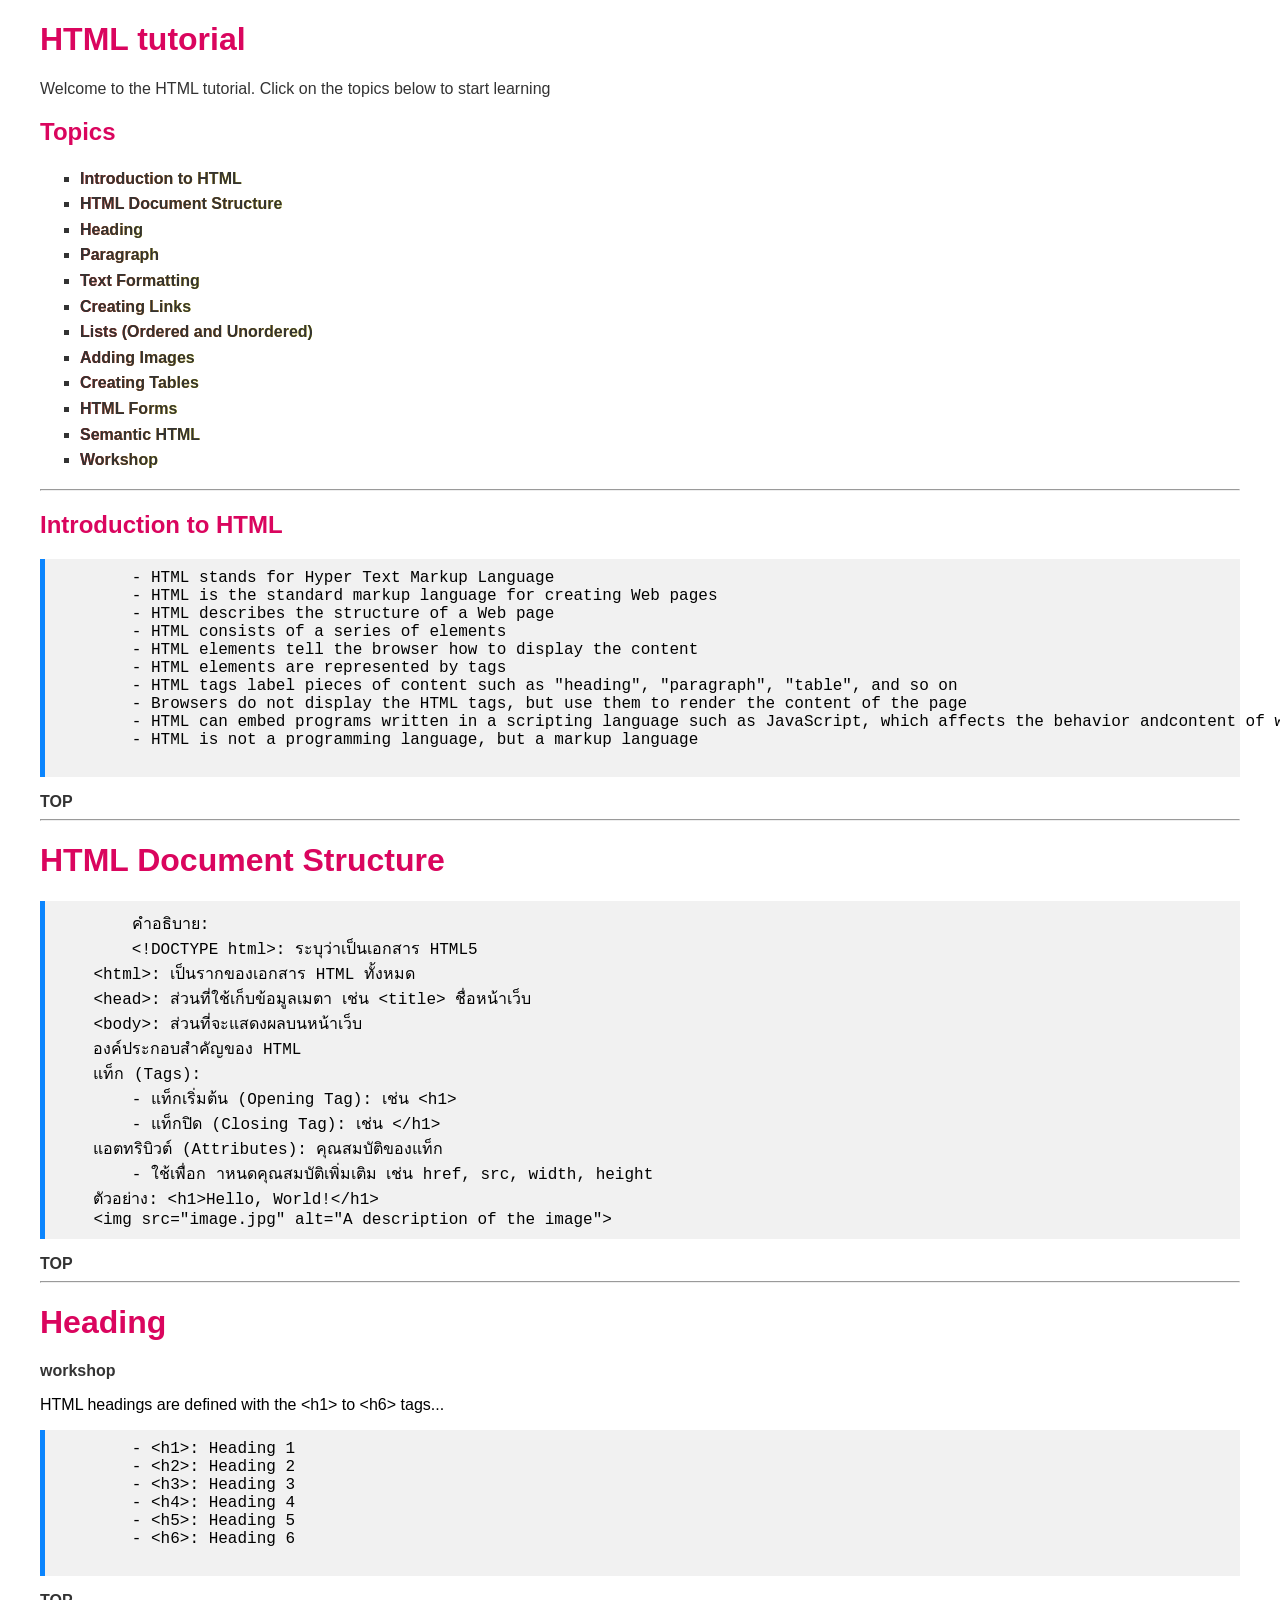
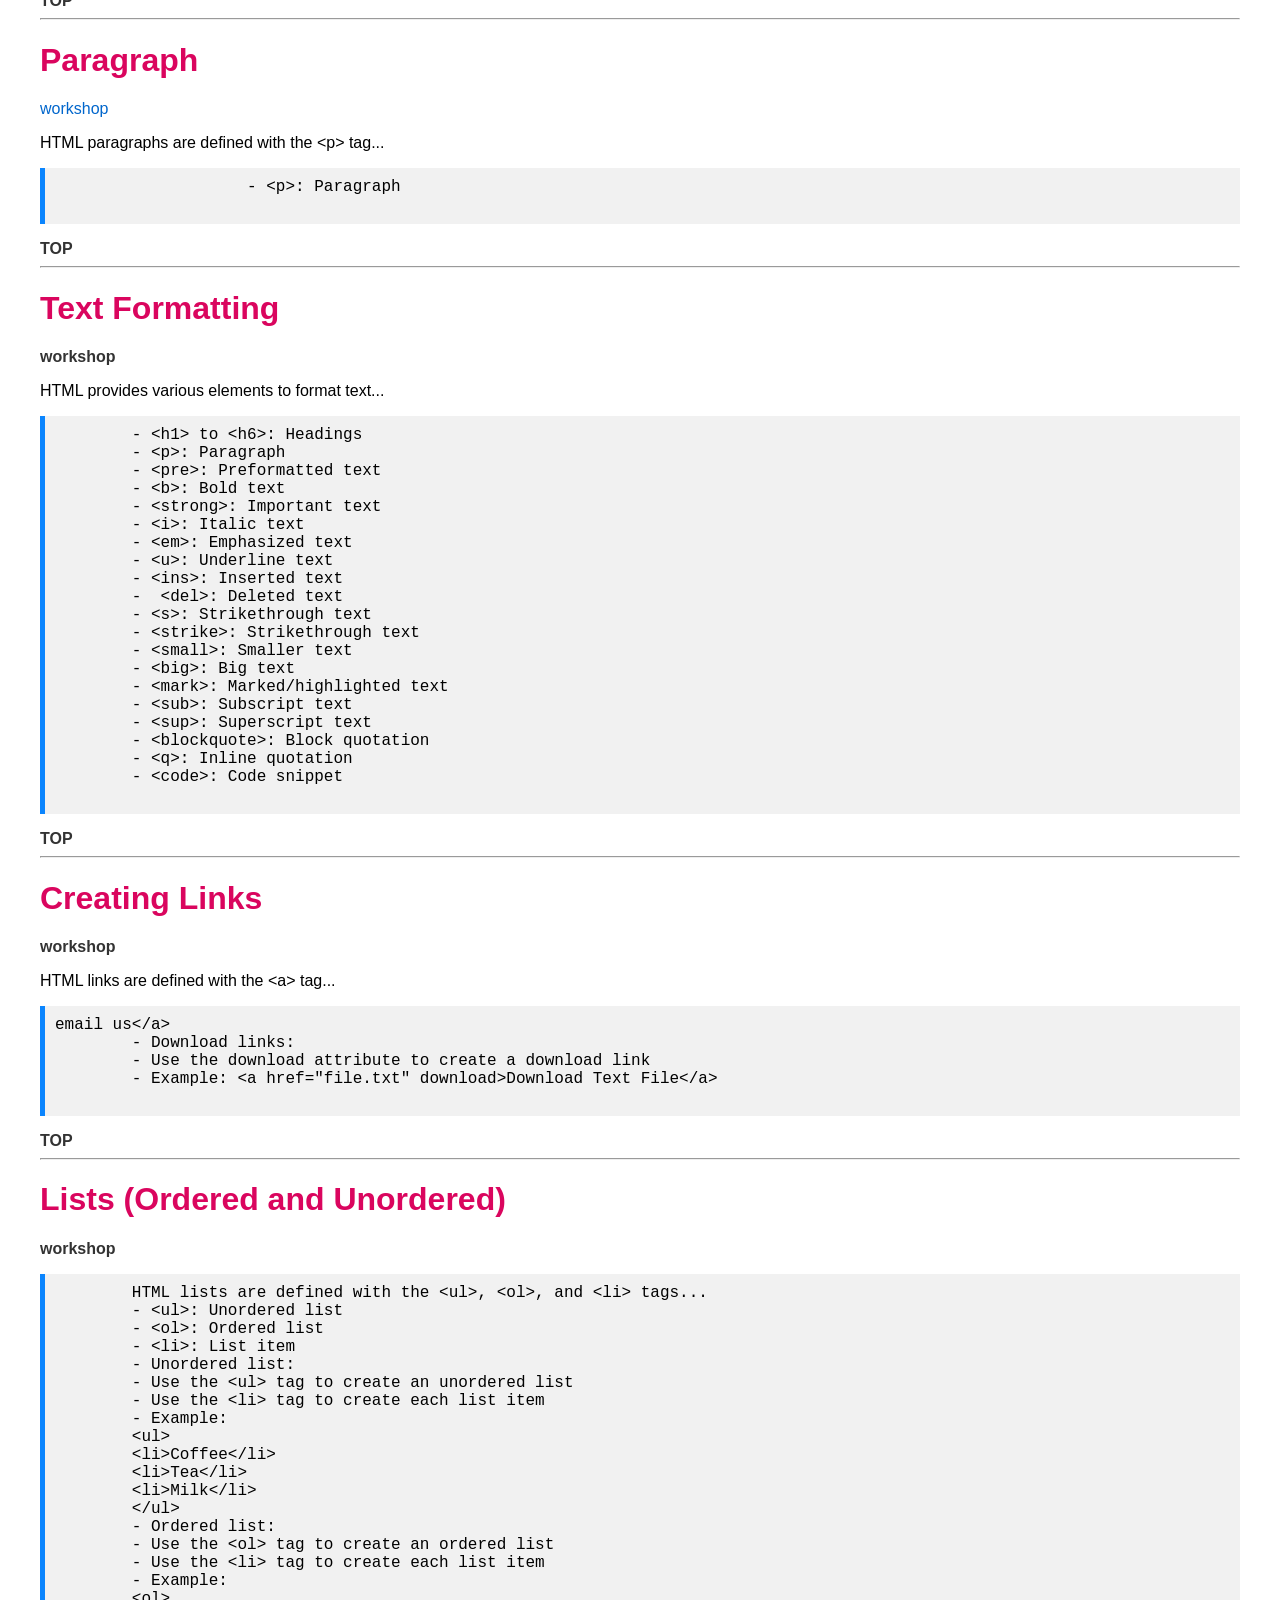
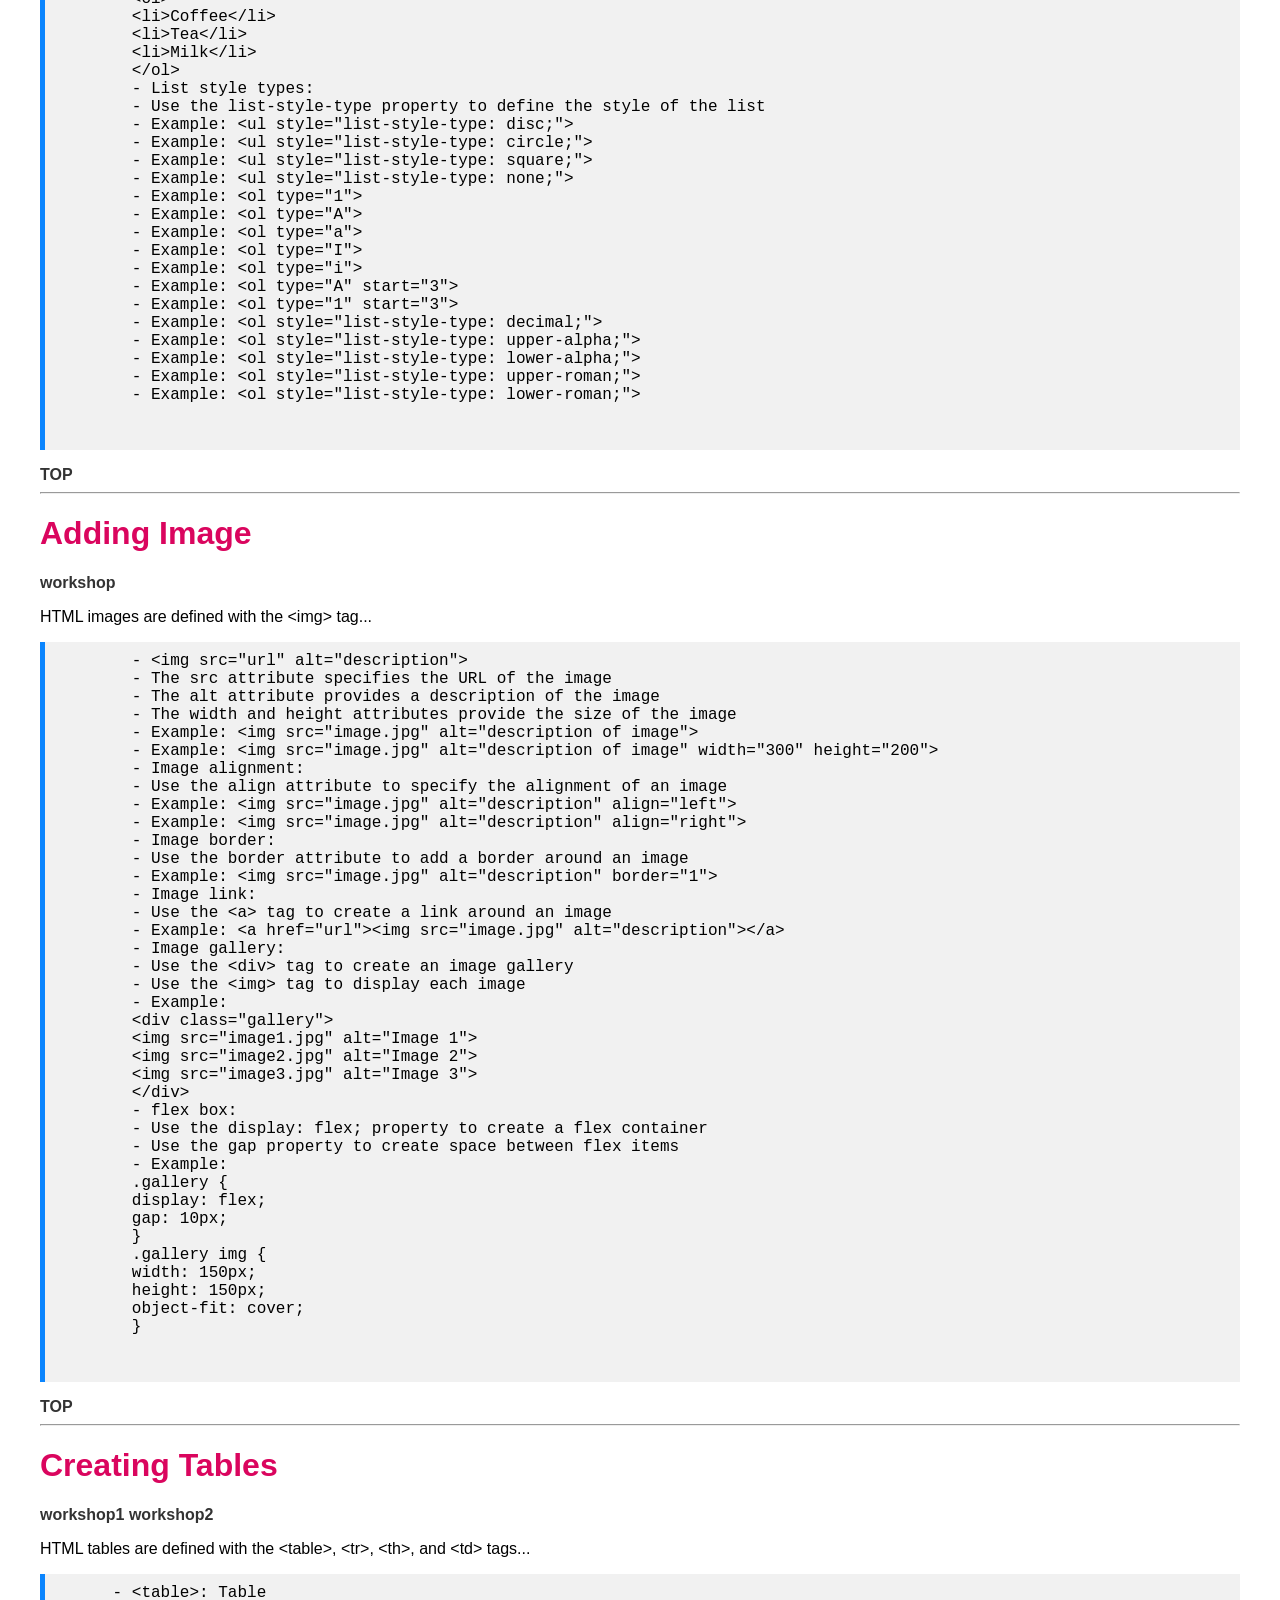
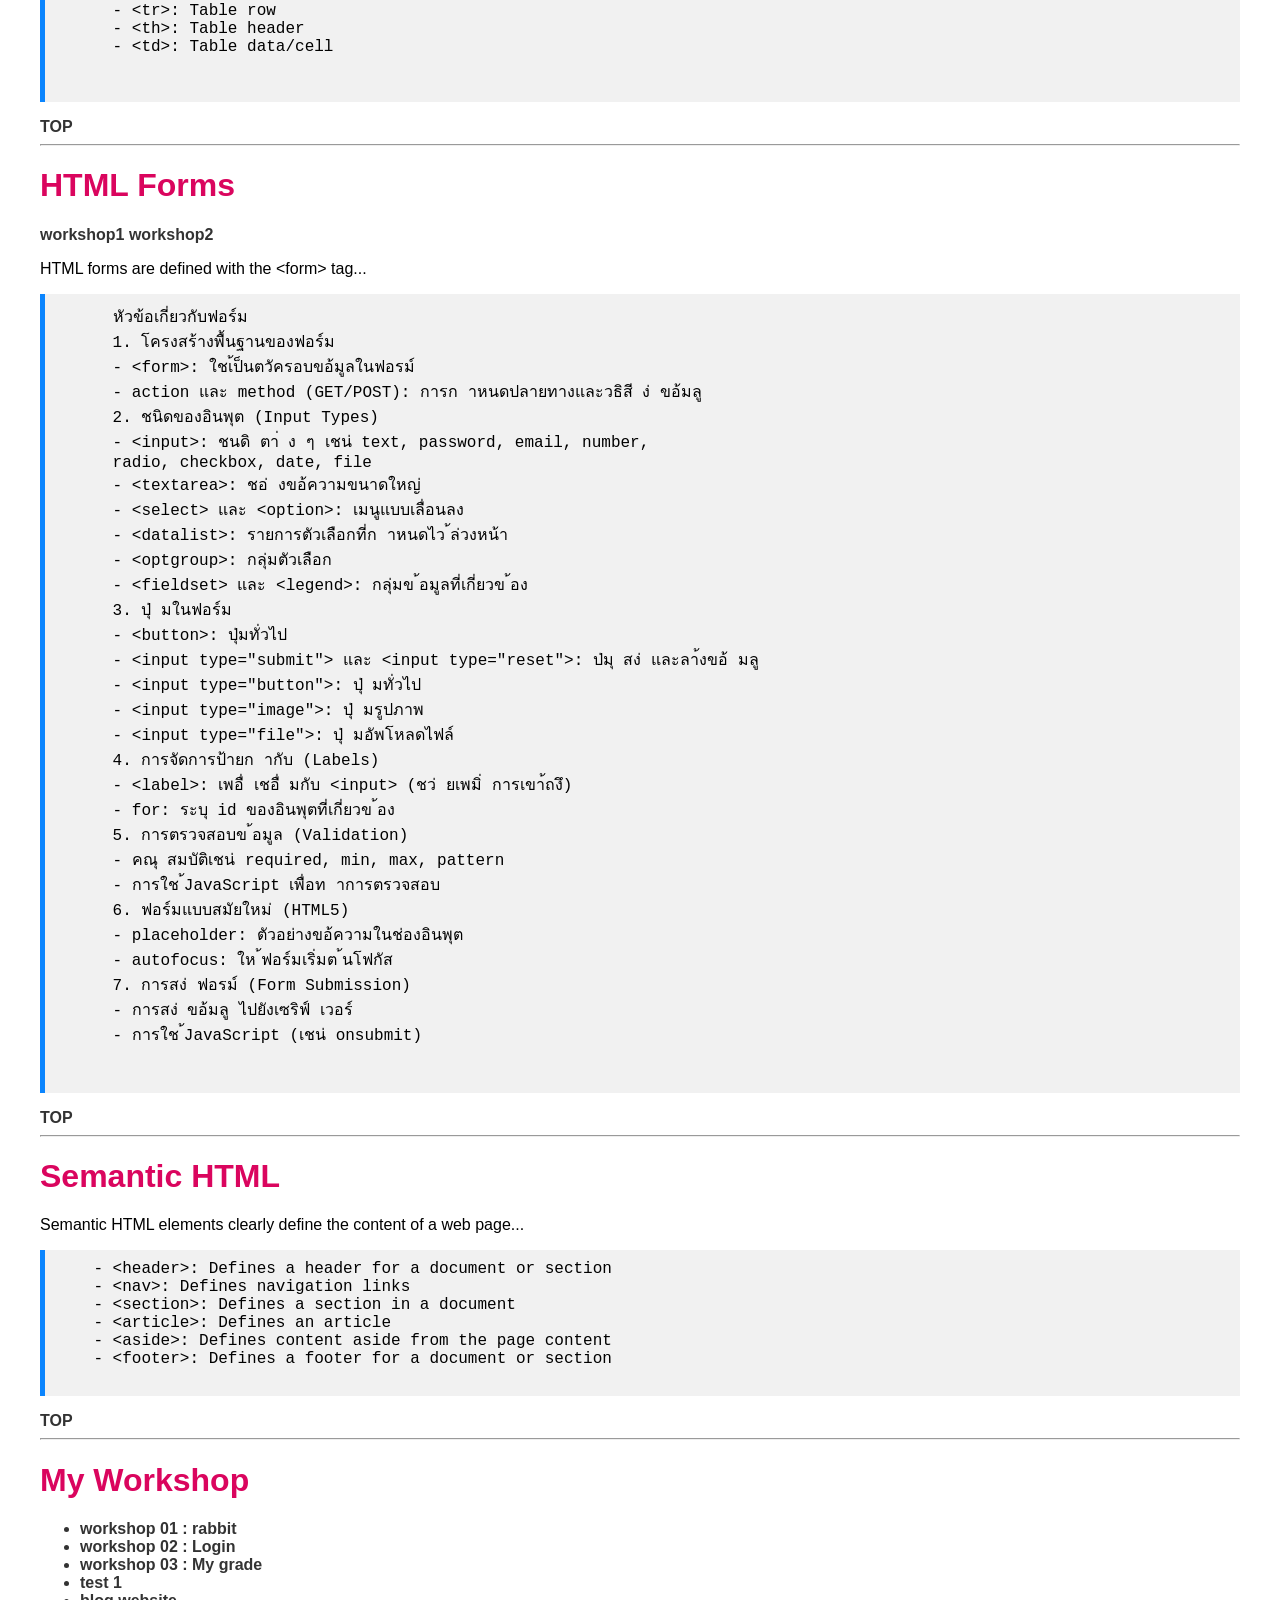
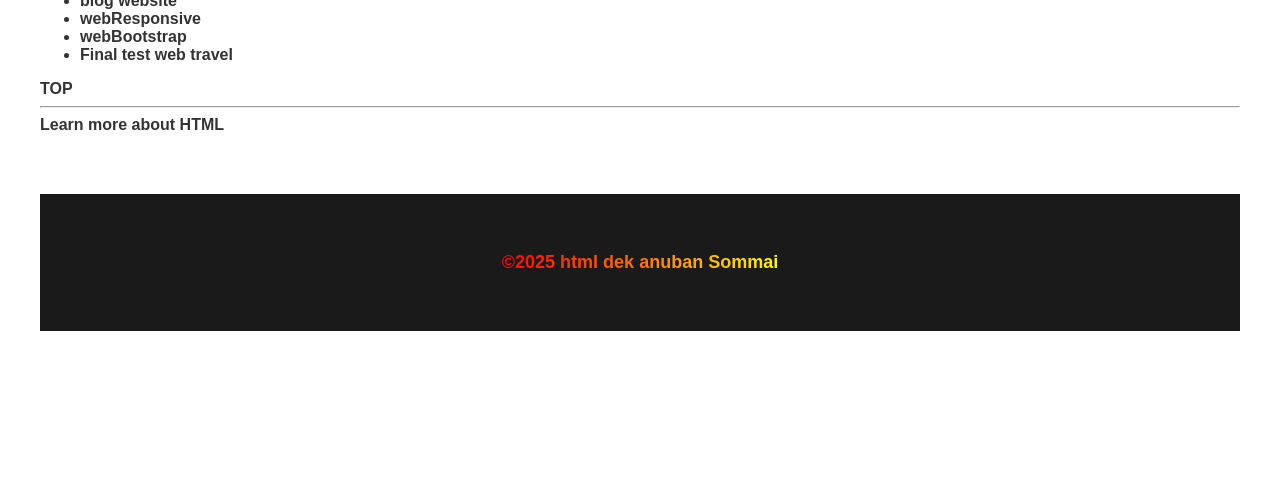
<file: index.html>
<!DOCTYPE html>
<html lang="en">

<head>
  <meta charset="UTF-8" />
  <meta name="viewport" content="width=device-width, initial-scale=1.0" />
  <title>html dek anuban</title>
  <style>
    html{
    scroll-padding-top: 10px;
    scroll-behavior: smooth;
}
    body {
      font-family: kanit, sans-serif;
      margin: 20px 40px;
    }
    li{
      color: #333;
    }
    a {
      font-size: 16px;
  font-weight: 900;
  text-decoration: none;
  color: #333; 
  transition: 0.3s;
  display: inline-block; 
    }
    a:hover {
  color: transparent;
  background: linear-gradient(
    to right, 
    #ff0000, #ff7300, #fffb00, #48ff00, #00ffd5, #002bff, #7a00ff, #ff00c8, #ff0000
  );
  background-size: 200% auto;
  -webkit-background-clip: text;
  background-clip: text;
  animation: rgb-scroll 1.5s linear infinite;
  filter: drop-shadow(0 0 2px rgba(255,255,255,0.3));
}

@keyframes rgb-scroll {
  0% {
    background-position: 0% center;
  }
  100% {
    background-position: 200% center;
  }
}
   footer {
  background-color: #1a1a1a; 
  padding: 40px 0; 
  margin-top: 60px;
  text-align: center;
  color: #999;
}

.footer-rgb-text {
  font-weight: bold;
  font-size: 18px; 
  text-decoration: none;
  display: inline-block;
  background: linear-gradient(
    to right, 
    #ff0000, #ff7300, #fffb00, #48ff00, #00ffd5, #002bff, #7a00ff, #ff00c8, #ff0000
  );
  background-size: 400% auto;
  -webkit-background-clip: text;
  background-clip: text;
  color: transparent;
  animation: rgb-scroll 5s linear infinite;
}
@keyframes rgb-scroll {
  0% { background-position: 0% center; }
  100% { background-position: 400% center; }
}
    pre{
      background-color: rgb(241, 241, 241);
      border-left: #0b85fe 5px solid;
      font-size: 16px;
      padding: 10px;
    }

.rgb-text-link {
  font-size: 16px;
  font-weight: 900;
  text-decoration: none;
  color: #333; /* สีปกติก่อนเอาเมาส์วาง */
  transition: 0.3s;
  display: inline-block;
  

  background: linear-gradient(
    to right, 
    #ff0000, #ff7300, #fffb00, #48ff00, #00ffd5, #002bff, #7a00ff, #ff00c8, #ff0000
  );
  background-size: 400% auto;
  -webkit-background-clip: text; 
  background-clip: text;
}


.rgb-text-link:hover {
  color: transparent; 
  animation: rgb-text-move 3s linear infinite;
  transform: scale(1.05); 
}

@keyframes rgb-text-move {
  0% { background-position: 0% center; }
  100% { background-position: 400% center; }
}

  </style>
</head>

<body>
  <h1 style="color: rgb(218 5 94)">HTML tutorial</h1>
  <p style="color: #333">
    Welcome to the HTML tutorial. Click on the topics below to start learning
  </p>
  <h2 style="color: rgb(218 5 94)">Topics</h2>
  <ul style="color: #0066cc; line-height: 1.6; list-style-type: square">
    <li><a href="#s1" class="rgb-text-link">Introduction to HTML</a></li>
    <li><a href="#s2" class="rgb-text-link">HTML Document Structure</a></li>
    <li><a href="#s3" class="rgb-text-link">Heading</a></li>
    <li><a href="#s4" class="rgb-text-link">Paragraph</a></li>
    <li><a href="#s5" class="rgb-text-link">Text Formatting</a></li>
    <li><a href="#s6" class="rgb-text-link">Creating Links</a></li>
    <li><a href="#s7" class="rgb-text-link">Lists (Ordered and Unordered)</a></li>
    <li> <a href="#s8" class="rgb-text-link">Adding Images</a> </li>
    <li> <a href="#s9" class="rgb-text-link">Creating Tables</a> </li>
    <li> <a href="#s10" class="rgb-text-link">HTML Forms</a> </li>
    <li> <a href="#s11" class="rgb-text-link">Semantic HTML</a> </li>
    <li><a href="#s12" class="rgb-text-link">Workshop</a></li>
  </ul>
  <hr />
  <!-------------------------------section 1----------------------------------------->
  <h2 id="s1" style="color: rgb(218 5 94)">Introduction to HTML</h2>
  <pre>
        - HTML stands for Hyper Text Markup Language
        - HTML is the standard markup language for creating Web pages
        - HTML describes the structure of a Web page
        - HTML consists of a series of elements
        - HTML elements tell the browser how to display the content
        - HTML elements are represented by tags
        - HTML tags label pieces of content such as "heading", "paragraph", "table", and so on
        - Browsers do not display the HTML tags, but use them to render the content of the page
        - HTML can embed programs written in a scripting language such as JavaScript, which affects the behavior andcontent of web pages
        - HTML is not a programming language, but a markup language
    </pre>
  <a href="index.html">TOP</a>
  <hr />
  <!-------------------------------section 2----------------------------------------->
  <h1 id="s2" style="color: rgb(218 5 94)">HTML Document Structure</h1>
  <pre>
        คำอธิบาย:
        &lt;!DOCTYPE html&gt;: ระบุว่าเป็นเอกสาร HTML5
    &lt;html&gt;: เป็นรากของเอกสาร HTML ทั้งหมด
    &lt;head&gt;: ส่วนที่ใช้เก็บข้อมูลเมตา เช่น &lt;title&gt; ชื่อหน้าเว็บ
    &lt;body&gt;: ส่วนที่จะแสดงผลบนหน้าเว็บ
    องค์ประกอบสำคัญของ HTML
    แท็ก (Tags):
        - แท็กเริ่มต้น (Opening Tag): เช่น &lt;h1&gt;
        - แท็กปิด (Closing Tag): เช่น &lt;/h1&gt;
    แอตทริบิวต์ (Attributes): คุณสมบัติของแท็ก
        - ใช้เพื่อก าหนดคุณสมบัติเพิ่มเติม เช่น href, src, width, height
    ตัวอย่าง: &lt;h1&gt;Hello, World!&lt;/h1&gt;
    &lt;img src="image.jpg" alt="A description of the image"&gt</pre>
  <a href="index.html">TOP</a>
  <hr />
  <!-------------------------------section 3----------------------------------------->
  <h1 id="s3" style="color:rgb(218 5 94)">Heading</h1>
  <a href="W04_1_Headings.html">workshop</a>
  <p>HTML headings are defined with the &lt;h1&gt; to &lt;h6&gt; tags...</p>
  <pre>
        - &lt;h1&gt;: Heading 1
        - &lt;h2&gt;: Heading 2
        - &lt;h3&gt;: Heading 3
        - &lt;h4&gt;: Heading 4
        - &lt;h5&gt;: Heading 5
        - &lt;h6&gt;: Heading 6
        </pre>
  <a href="index.html">TOP</a>
  <hr>
  <!-------------------------------section 4----------------------------------------->
  <h1 id="s4" style="color:rgb(218 5 94)">Paragraph</h1>
  <p style="color: #0066cc;">workshop</p>
  <p>HTML paragraphs are defined with the &lt;p&gt; tag...</>
  <pre>
                    - &lt;p&gt;: Paragraph
            </pre>
  <a href="index.html">TOP</a>
  <hr>
  <!-------------------------------section 5----------------------------------------->
  <h1 id="s5" style="color:rgb(218 5 94)">Text Formatting</h1>
  <a href="W04_02_formatting.html">workshop</a>
  <p>HTML provides various elements to format text...</p>
  <pre>
        - &lt;h1&gt; to &lt;h6&gt;: Headings
        - &lt;p&gt;: Paragraph
        - &lt;pre&gt;: Preformatted text
        - &lt;b&gt;: Bold text
        - &lt;strong&gt;: Important text
        - &lt;i&gt;: Italic text
        - &lt;em&gt;: Emphasized text
        - &lt;u&gt;: Underline text
        - &lt;ins&gt;: Inserted text
        -  &lt;del&gt;: Deleted text
        - &lt;s&gt;: Strikethrough text
        - &lt;strike&gt;: Strikethrough text
        - &lt;small&gt;: Smaller text
        - &lt;big&gt;: Big text
        - &lt;mark&gt;: Marked/highlighted text
        - &lt;sub&gt;: Subscript text
        - &lt;sup&gt;: Superscript text
        - &lt;blockquote&gt;: Block quotation
        - &lt;q&gt;: Inline quotation
        - &lt;code&gt;: Code snippet
        </pre>
  <a href="index.html">TOP</a>
  <hr>
  <!-------------------------------section 6----------------------------------------->
  <h1 id="s6" style="color:rgb(218 5 94)">Creating Links</h1>
  <a href="W06_03_HTMLlinks.html">workshop</a>
  <p>HTML links are defined with the &lt;a&gt; tag...</p>
  <pre
        - &lt;a href="url" target=""&gt;Link text&lt;/a&gt;
        - The href attribute specifies the URL of the page the link goes to
        - The target attribute specifies where to open the linked document
        - _self: Open the linked document in the same window/tab
        - _blank: Open the linked document in a new window/tab
        - _parent: Open the linked document in the parent frame
        - _top: Open the linked document in the full body of the window
        - The link text is the visible part of the link
        - Anchor links:
        - Use the href attribute with the # symbol to link to a specific part of the page
        - Use the id attribute to define the section to link to
        - Example: &lt;a href="#section"&gt;Go to Section&lt;/a&gt;
        - Example: &lt;h3 id="section"&gt;This is the Section&lt;/h3&gt;
        - Email links:
        - Use the mailto: prefix to create an email link
        - Example: &lt;a href="mailto:support@example.com">email us&lt;/a&gt;
        - Download links:
        - Use the download attribute to create a download link
        - Example: &lt;a href="file.txt" download&gt;Download Text File&lt;/a&gt;
        </pre>
  <a href="index.html">TOP</a>
  <hr>
  <!-------------------------------section 7----------------------------------------->
  <h1 id="s7" style="color:rgb(218 5 94)">Lists (Ordered and Unordered)</h1>
  <a>workshop</a>
  <pre>
        HTML lists are defined with the &lt;ul&gt;, &lt;ol&gt;, and &lt;li&gt; tags...
        - &lt;ul&gt;: Unordered list
        - &lt;ol&gt;: Ordered list
        - &lt;li&gt;: List item
        - Unordered list:
        - Use the &lt;ul&gt; tag to create an unordered list
        - Use the &lt;li&gt; tag to create each list item
        - Example:
        &lt;ul&gt;
        &lt;li&gt;Coffee&lt;/li&gt;
        &lt;li&gt;Tea&lt;/li&gt;
        &lt;li&gt;Milk&lt;/li&gt;
        &lt;/ul&gt;
        - Ordered list:
        - Use the &lt;ol&gt; tag to create an ordered list
        - Use the &lt;li&gt; tag to create each list item
        - Example:
        &lt;ol&gt;
        &lt;li&gt;Coffee&lt;/li&gt;
        &lt;li&gt;Tea&lt;/li&gt;
        &lt;li&gt;Milk&lt;/li&gt;
        &lt;/ol&gt;
        - List style types:
        - Use the list-style-type property to define the style of the list
        - Example: &lt;ul style="list-style-type: disc;"&gt;
        - Example: &lt;ul style="list-style-type: circle;"&gt;
        - Example: &lt;ul style="list-style-type: square;"&gt;
        - Example: &lt;ul style="list-style-type: none;"&gt;
        - Example: &lt;ol type="1"&gt;
        - Example: &lt;ol type="A"&gt;
        - Example: &lt;ol type="a"&gt;
        - Example: &lt;ol type="I"&gt;
        - Example: &lt;ol type="i"&gt;
        - Example: &lt;ol type="A" start="3"&gt;
        - Example: &lt;ol type="1" start="3"&gt;
        - Example: &lt;ol style="list-style-type: decimal;"&gt;
        - Example: &lt;ol style="list-style-type: upper-alpha;"&gt;
        - Example: &lt;ol style="list-style-type: lower-alpha;"&gt;
        - Example: &lt;ol style="list-style-type: upper-roman;"&gt;
        - Example: &lt;ol style="list-style-type: lower-roman;"&gt;

        </pre>
  <a href="index.html">TOP</a>
  <hr>
  <!-------------------------------section 8----------------------------------------->
  <h1 id="s8" style="color:rgb(218 5 94)">Adding Image</h1>
  <a href="W07_04_image.html">workshop</a>
  <p>HTML images are defined with the &lt;img&gt; tag...</p>
  <pre>
        - &lt;img src="url" alt="description"&gt;
        - The src attribute specifies the URL of the image
        - The alt attribute provides a description of the image
        - The width and height attributes provide the size of the image
        - Example: &lt;img src="image.jpg" alt="description of image"&gt;
        - Example: &lt;img src="image.jpg" alt="description of image" width="300" height="200"&gt;
        - Image alignment:
        - Use the align attribute to specify the alignment of an image
        - Example: &lt;img src="image.jpg" alt="description" align="left"&gt;
        - Example: &lt;img src="image.jpg" alt="description" align="right"&gt;
        - Image border:
        - Use the border attribute to add a border around an image
        - Example: &lt;img src="image.jpg" alt="description" border="1"&gt;
        - Image link:
        - Use the &lt;a&gt; tag to create a link around an image
        - Example: &lt;a href="url"&gt;&lt;img src="image.jpg" alt="description"&gt;&lt;/a&gt;
        - Image gallery:
        - Use the &lt;div&gt; tag to create an image gallery
        - Use the &lt;img&gt; tag to display each image
        - Example:
        &lt;div class="gallery"&gt;
        &lt;img src="image1.jpg" alt="Image 1"&gt;
        &lt;img src="image2.jpg" alt="Image 2"&gt;
        &lt;img src="image3.jpg" alt="Image 3"&gt;
        &lt;/div&gt;
        - flex box:
        - Use the display: flex; property to create a flex container
        - Use the gap property to create space between flex items
        - Example:
        .gallery {
        display: flex;
        gap: 10px;
        }
        .gallery img {
        width: 150px;
        height: 150px;
        object-fit: cover;
        }

        </pre>
  <a href="index.html">TOP</a>
  <hr>
  <!-------------------------------section 9----------------------------------------->
  <h1 id="s9" style="color:rgb(218 5 94)">Creating Tables </h1>
  <a>workshop1</a> <a>workshop2</a>
  <p>HTML tables are defined with the &lt;table&gt;, &lt;tr&gt;, &lt;th&gt;, and &lt;td&gt; tags...</p>
  <pre>
      - &lt;table&gt;: Table
      - &lt;tr&gt;: Table row
      - &lt;th&gt;: Table header
      - &lt;td&gt;: Table data/cell

        </pre>
  <a href="index.html">TOP</a>
  <hr>
  <!-------------------------------section 10----------------------------------------->
  <h1 id="s10" style="color:rgb(218 5 94)">HTML Forms </h1>
  <a>workshop1</a> <a>workshop2</a>
  <p>HTML forms are defined with the &lt;form&gt; tag...</p>
  <pre>
      หัวข้อเกี่ยวกับฟอร์ม
      1. โครงสร้างพื้นฐานของฟอร์ม
      - &lt;form>: ใชเ้ป็นตวัครอบขอ้มูลในฟอรม์
      - action และ method (GET/POST): การก าหนดปลายทางและวธิสี ง่ ขอ้มลู
      2. ชนิดของอินพุต (Input Types)
      - &lt;input>: ชนดิ ตา่ ง ๆ เชน่ text, password, email, number,
      radio, checkbox, date, file
      - &lt;textarea>: ชอ่ งขอ้ความขนาดใหญ่
      - &lt;select> และ &lt;option>: เมนูแบบเลื่อนลง
      - &lt;datalist>: รายการตัวเลือกที่ก าหนดไว ้ล่วงหน้า
      - &lt;optgroup>: กลุ่มตัวเลือก
      - &lt;fieldset> และ &lt;legend>: กลุ่มข ้อมูลที่เกี่ยวข ้อง
      3. ปุ่ มในฟอร์ม
      - &lt;button>: ปุ่มทั่วไป
      - &lt;input type="submit"> และ &lt;input type="reset">: ป่มุ สง่ และลา้งขอ้ มลู
      - &lt;input type="button">: ปุ่ มทั่วไป
      - &lt;input type="image">: ปุ่ มรูปภาพ
      - &lt;input type="file">: ปุ่ มอัพโหลดไฟล์
      4. การจัดการป้ายก ากับ (Labels)
      - &lt;label>: เพอื่ เชอื่ มกับ &lt;input> (ชว่ ยเพมิ่ การเขา้ถงึ)
      - for: ระบุ id ของอินพุตที่เกี่ยวข ้อง
      5. การตรวจสอบข ้อมูล (Validation)
      - คณุ สมบัติเชน่ required, min, max, pattern
      - การใช ้JavaScript เพื่อท าการตรวจสอบ
      6. ฟอร์มแบบสมัยใหม่ (HTML5)
      - placeholder: ตัวอย่างขอ้ความในช่องอินพุต
      - autofocus: ให ้ฟอร์มเริ่มต ้นโฟกัส
      7. การสง่ ฟอรม์ (Form Submission)
      - การสง่ ขอ้มลู ไปยังเซริฟ์ เวอร์
      - การใช ้JavaScript (เชน่ onsubmit)

        </pre>
  <a href="index.html">TOP</a>
  <hr>
  <!-------------------------------section 11----------------------------------------->
  <h1 id="s11" style="color:rgb(218 5 94)">Semantic HTML </h1>
  <p>Semantic HTML elements clearly define the content of a web page...</p>
  <pre>
    - &lt;header&gt;: Defines a header for a document or section
    - &lt;nav&gt;: Defines navigation links
    - &lt;section&gt;: Defines a section in a document
    - &lt;article&gt;: Defines an article
    - &lt;aside&gt;: Defines content aside from the page content
    - &lt;footer&gt;: Defines a footer for a document or section
        </pre>
  <a href="index.html">TOP</a>
  <hr>
  <!-------------------------------section 12----------------------------------------->
  <h1 id="s12" style="color:rgb(218 5 94)">My Workshop</h1>
  <ul>
    <li><a href="">workshop 01 : rabbit</a></li>
    <li><a href="">workshop 02 : Login</a></li>
    <li><a href="myGrade.html">workshop 03 : My grade</a></li>
    <li><a href="test1.html">test 1</a></li>
    <li><a href="W10_01_blogweb.html">blog website</a></li>
    <li><a href="W13_01_webResponsive.html">webResponsive</a></li>
    <li><a href="W15_webBootstrap.html">webBootstrap</a></li>
    <li><a href="draft024.html">Final test web travel</a></li>

</li>
  </ul>
  <a href="index.html">TOP</a>
  <hr>
  <a href="">Learn more about HTML</a>
  <footer><p class="footer-rgb-text">&copy;2025 html dek anuban Sommai</p></footer>
</body>
</html>
</file>
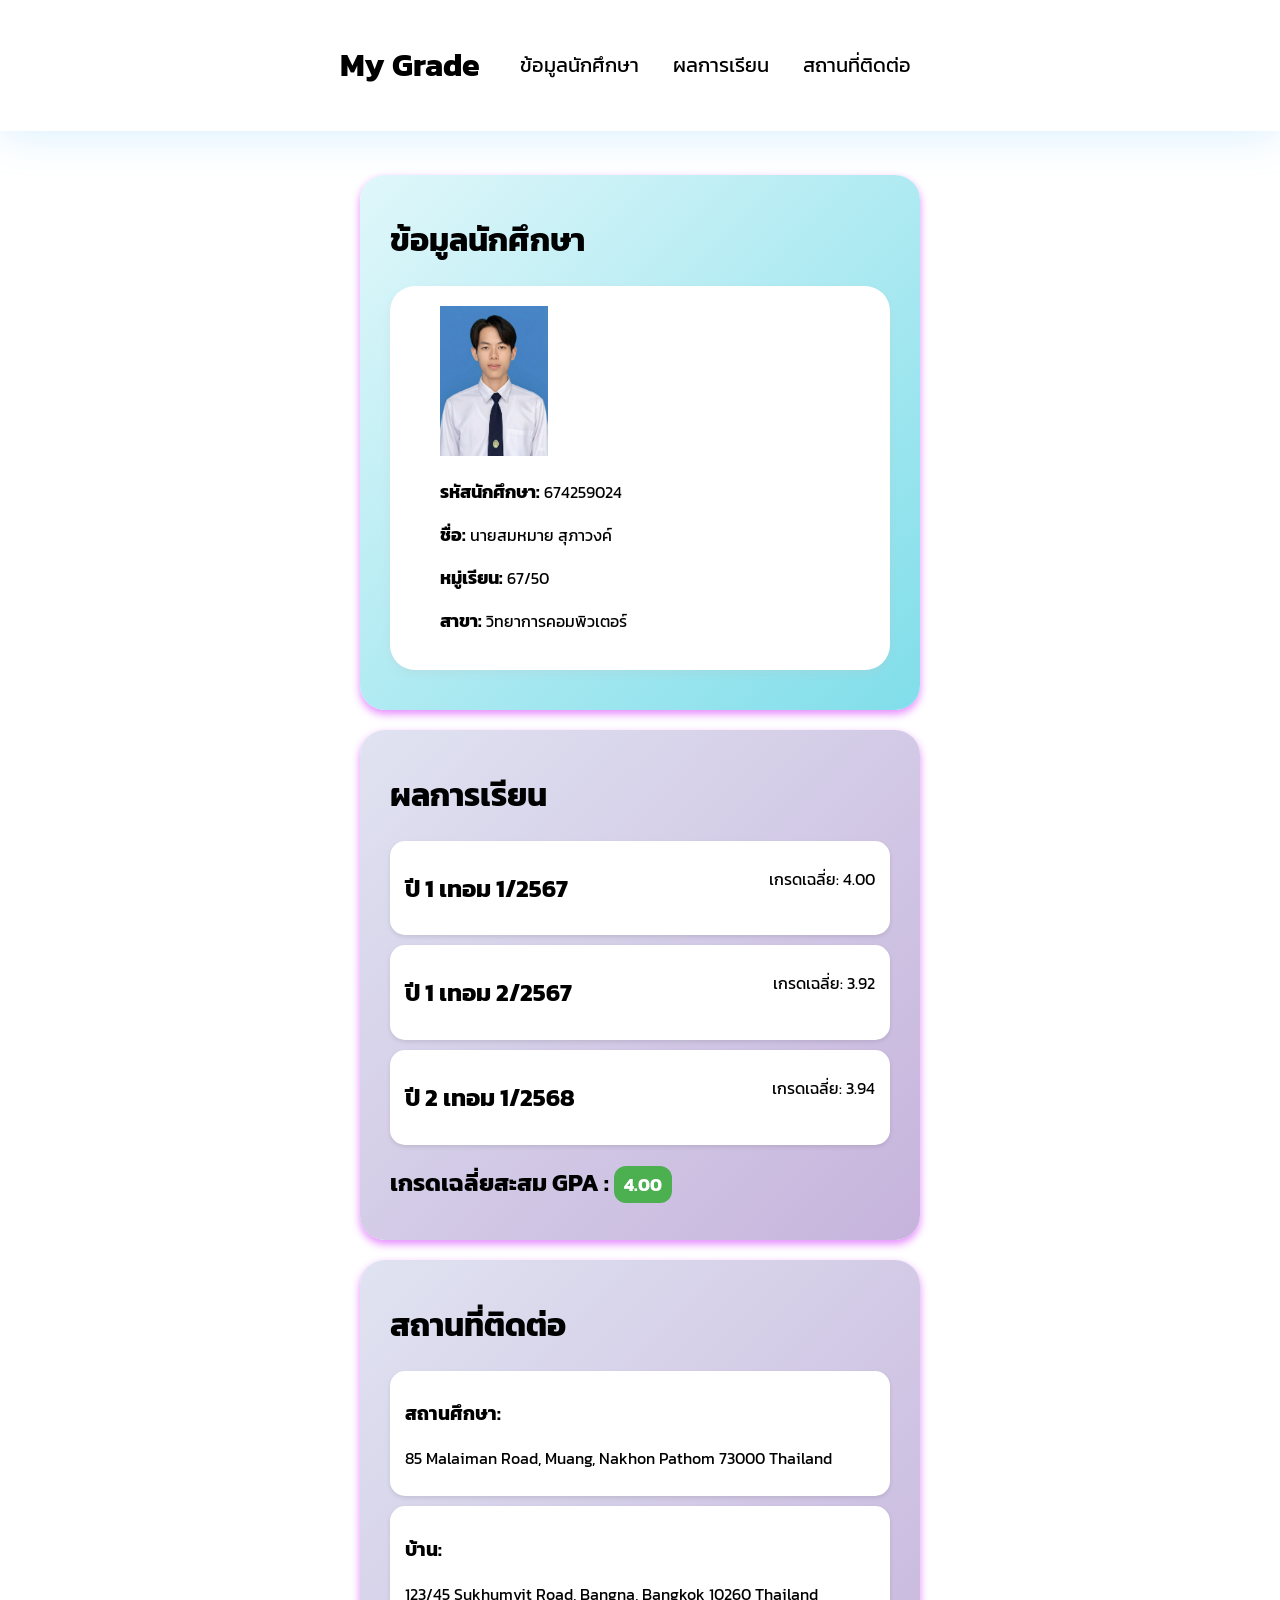
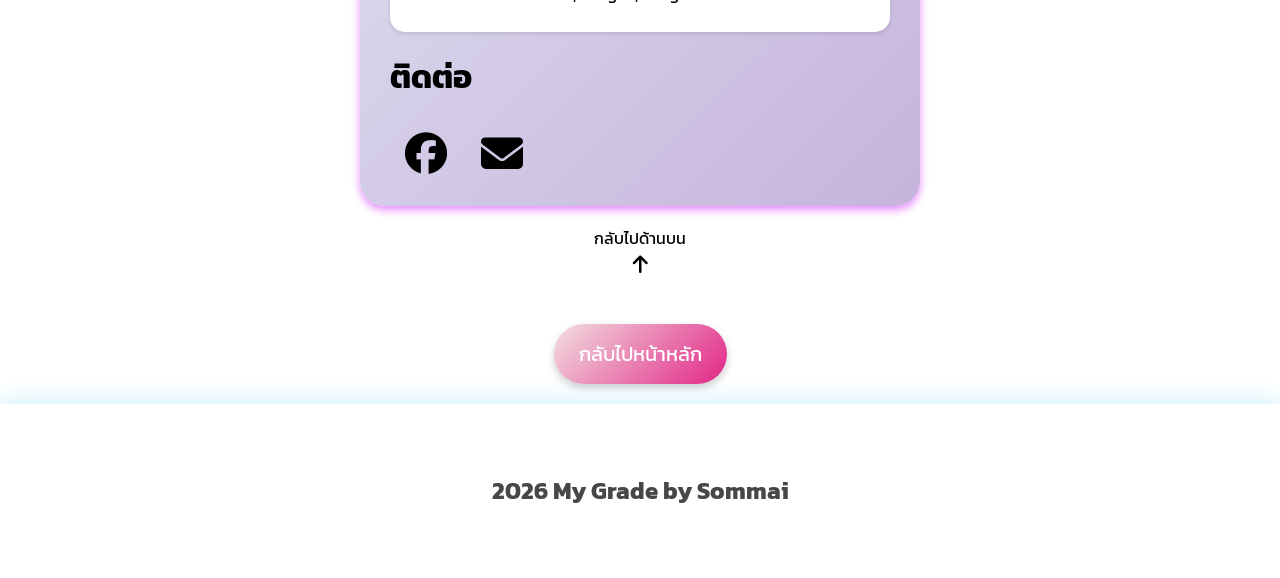
<file: myGrade.html>
<!DOCTYPE html>
<html lang="en">

<head>
    <meta charset="UTF-8">
    <meta name="viewport" content="width=device-width, initial-scale=1.0">
    <title>My Grade</title>
    <link rel="stylesheet" href="https://cdnjs.cloudflare.com/ajax/libs/font-awesome/6.5.1/css/all.min.css">
</head>
<style>
    @import url('https://fonts.googleapis.com/css2?family=Kanit:wght@300;400;700&display=swap');
html{
    scroll-behavior: smooth;

}
    body {
        font-family: 'Kanit', sans-serif;
        margin: 0;
        padding: 0;
        box-sizing: border-box;
        background-image: url('https://img.freepik.com/free-vector/modern-abstract-white-minimal-background_84443-8318.jpg?semt=ais_hybrid&w=740&q=80');
        background-size: cover;
        background-position: center;
    }
    .header {
        background-color: #ffffff;
        padding: 20px 30px;
        margin-bottom: 20px;
        display: flex;
        justify-content: center;
        align-items: center;
    box-shadow: 0 4px 40px 0 rgba(66, 182, 255, 0.2);
    }
    
    li {
        display: inline;
        margin-right: 30px;
        
    }
    .btn-text-link {
        text-decoration: none;
        color: black;
        font-size: 20px;
        transition: all 0.5s ease;
    }
    .btn-text-link:hover {
        color: gray;
    }
    .container {
        padding: 24px 30px;
        align-items: center;
        display: flex;
        flex-direction: column;
    }

    .card {
        background-color: rgb(255, 255, 255);
        border-radius: 25px;
        width: 500px;
        padding: 20px 30px;
        margin-bottom: 20px;
        align-items: center;
        justify-content: center;
        box-shadow: 0 4px 8px 0 rgba(200, 0, 255, 0.464);

    }
    .card2{
        background-color: rgb(255, 255, 255);
        border-radius: 25px;
        width:auto;
        padding: 20px 50px;
        margin-bottom: 20px;
        align-items: center;
        justify-content: center;
        box-shadow: 0 4px 8px 0 rgba(190, 189, 189, 0.2);
    }

    .card.module-1 {
        background: linear-gradient(135deg, #e0e3f1 0%, #c6b3dc 100%);
    }

    .card.module-2 {
        background: linear-gradient(135deg, #f3e5f5 0%, #e1bee7 100%);
    }
    .card.module-3 {
        background: linear-gradient(135deg, #e0f7fa 0%, #80deea 100%);
    }

    .custom-font {
        font-size: 18px;
        font-weight: bold;
    }

    .box-item {
        background-color: #ffffff;
        display: flex;
        justify-content: space-between;
        margin-bottom: 10px;
        border-radius: 15px;
        padding: 10px 15px;
        box-shadow: 0 2px 4px 0 rgba(0, 0, 0, 0.1);
        transition: all 0.5s ease;
    }

    .box-item:hover {
        background-color: #f0f0f0;
        transform: scale(1.05);
    }

    .box-address {
        background-color: #ffffff;
        border-radius: 15px;
        padding: 10px 15px;
        box-shadow: 0 2px 4px 0 rgba(0, 0, 0, 0.1);
        transition: all 0.5s ease;
        margin-bottom: 10px;
    }

    .box-address:hover {
        background-color: #f0f0f0;
        transform: scale(1.05);
    }

    .badge {
        background-color: #4CAF50;
        color: white;
        padding: 5px 10px;
        border-radius: 12px;
        font-size: 18px;
    }

    .btn-link {
        width: 50px;
        height: 50px;
        text-decoration: none;
        padding: 10px 15px;
        font-size: 42px;
        transition: all 0.5s ease;
    }

    .btn-link.social {
        color: #000000;
    }

    .btn-link.btn-link.social:hover {
        color: #b9b9b9;
        transform: scale(1.2);
        transition: all 0.5s ease;
    }
    .btn-back{
        color: rgb(0, 0, 0);
        background: linear-gradient(135deg, #f1e0e0 0%, #e22486 100%);
        font-size: 20px;
        border-radius: 30px;
        padding: 15px 25px;
        margin: 20px auto;
        width: fit-content;  
        box-shadow: 0 4px 8px 0 rgba(0, 0, 0, 0.2);
        transition: all 0.5s ease;
    }
    .btn-back a{
        text-decoration: none;
        color: rgb(255, 255, 255);}

    footer {
        text-align: center;
        color: rgb(71, 71, 71);
        padding: 50px;
        background-color: #ffffff;
        margin-top: auto;
        box-shadow: 0 -4px 20px 0 rgba(24, 191, 247, 0.2);
    }
</style>
<body>
    <div class="header">
        <h1 >My Grade</h1>
        <ul>
            <li><a href="#c1" class="btn-text-link">ข้อมูลนักศึกษา</a></li>
            <li><a href="#c2" class="btn-text-link">ผลการเรียน</a></li>
            <li><a href="#c3" class="btn-text-link">สถานที่ติดต่อ</a></li>
        </ul>
    </div>
    <div class="container">
        <div class="card module-3">
            <h1 id="c1">ข้อมูลนักศึกษา</h1>
            <div class="card2">
                <img src="image/myImage.jpeg" alt="Profile Picture" width="auto" height="150">
                <p><span class="custom-font">รหัสนักศึกษา:</span> 674259024</p>
                <p><span class="custom-font">ชื่อ:</span> นายสมหมาย สุภาวงค์</p>
                <p><span class="custom-font">หมู่เรียน:</span> 67/50</p>
                <p><span class="custom-font">สาขา:</span> วิทยาการคอมพิวเตอร์</p>
            </div>
        </div>
        <div class="card module-1">
            <h1 id="c2">ผลการเรียน</h1>
            <div class="box-item">
                <h2>ปี 1 เทอม 1/2567</h2>
                <p>เกรดเฉลี่ย: 4.00</p>
            </div>
            <div class="box-item">
                <h2>ปี 1 เทอม 2/2567</h2>
                <p>เกรดเฉลี่ย: 3.92</p>
            </div>
            <div class="box-item">
                <h2>ปี 2 เทอม 1/2568</h2>
                <p>เกรดเฉลี่ย: 3.94</p>
            </div>
            <h2>เกรดเฉลี่ยสะสม GPA : <span class="badge">4.00</span></h2>
        </div>
        <div class="card module-1">
            <h1 id="c3">สถานที่ติดต่อ</h1>
            <div class="box-address">
                <p>
                <h3>สถานศึกษา:</h3>85 Malaiman Road, Muang, Nakhon Pathom 73000 Thailand</p>
            </div>
            <div class="box-address">
                <p>
                <h3>บ้าน:</h3>123/45 Sukhumvit Road, Bangna, Bangkok 10260 Thailand</p>
            </div>
            <h1>ติดต่อ</h1>
            <div>
                <a href="https://web.facebook.com/sommai.supawong" class="btn-link social"><i
                        class="fa-brands fa-facebook"></i></a>
                <a href="https://Sommai.050449@gmail.com" class="btn-link social"><i
                        class="fa-solid fa-envelope"></i></a>
            </div>
        </div>
        กลับไปด้านบน <a href="#top" class="btn-text-link"><i class="fa-solid fa-arrow-up"></i></a>
    </div>
<div class="btn-back">
        <a href="index.html">กลับไปหน้าหลัก</a>
    </div>
    <footer>
        <h2>2026 My Grade by Sommai</h2>
    </footer>
</body>

</html>
</file>
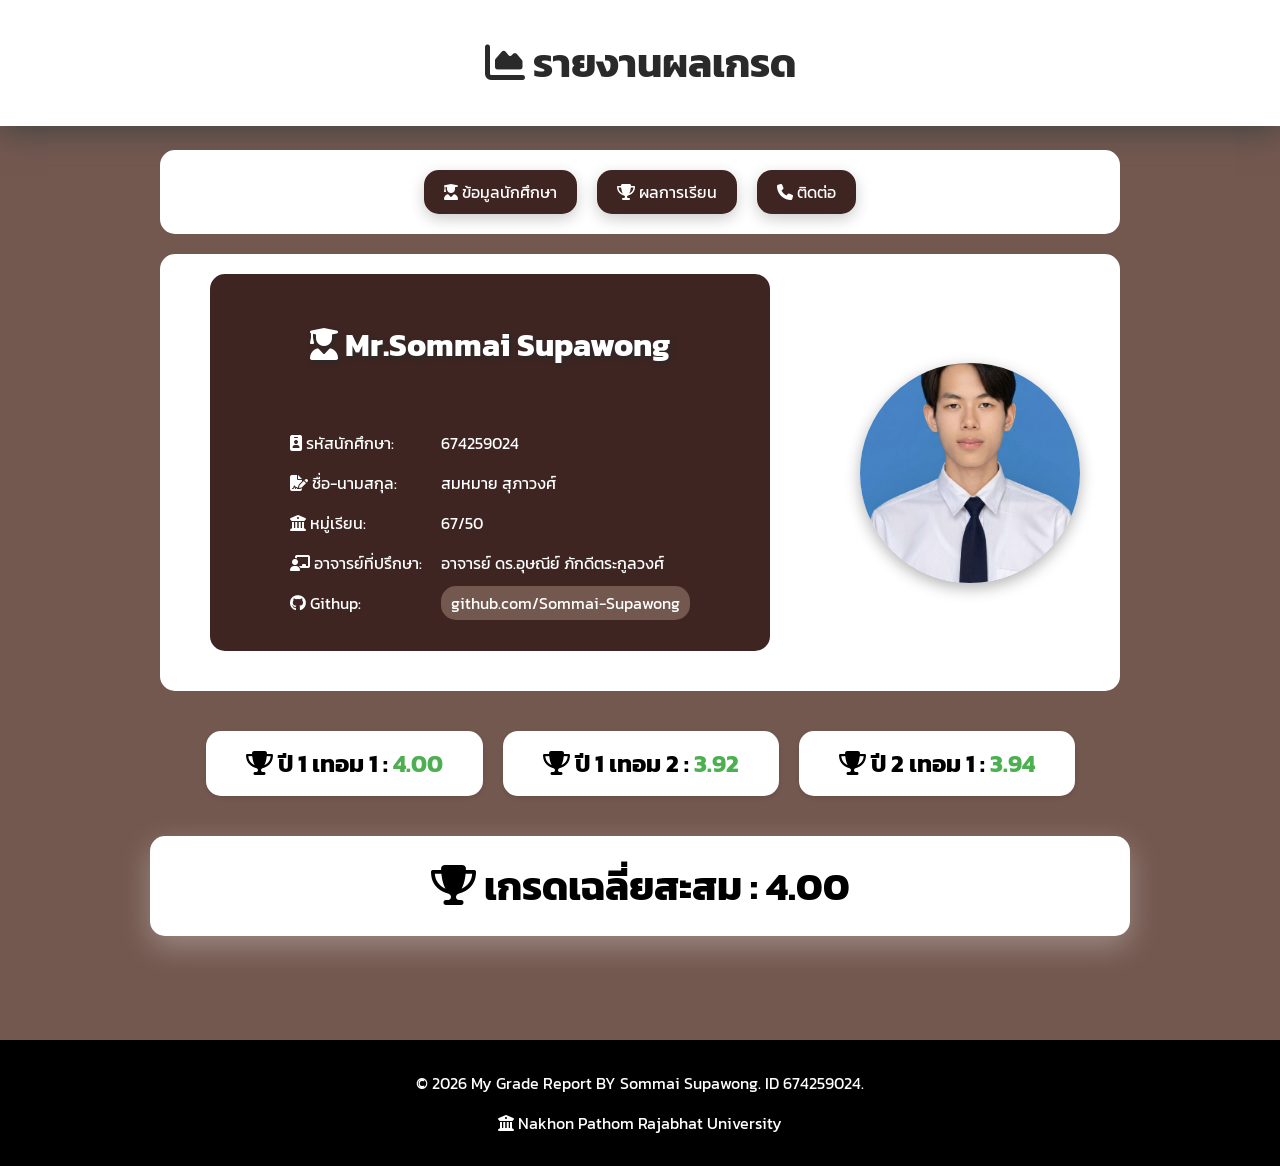
<file: test1.html>
<!DOCTYPE html>
<html lang="en">

<head>
    <meta charset="UTF-8">
    <meta name="viewport" content="width=device-width, initial-scale=1.0">
    <title>Test1</title>
    <link rel="stylesheet" href="https://cdnjs.cloudflare.com/ajax/libs/font-awesome/6.5.1/css/all.min.css">
    <style>
        @import url('https://fonts.googleapis.com/css2?family=Kanit:wght@300;400;700&display=swap');

        html {
            scroll-behavior: smooth;
        }

        body {
            font-family: 'Kanit', sans-serif;
            background-color: #73584F;
            margin: 0;
            padding: 0;
            box-sizing: border-box;
            background-size: cover;
            background-position: center;
        }

        h1 {
            font-size: 40px;
            color: #2a2a2a;
        }

        h2 {
            font-size: 32px;
            color: #ffffff;
            text-shadow: #2a2a2a 2px 2px 4px;
        }

        nav {
            background-color: white;
            text-align: center;
            display: flex;
            justify-content: center;
            align-items: center;
            box-shadow: 0 5px 30px 0 #434343;
        }

        .container {
            padding: 24px 30px;
            align-items: center;
            display: flex;
            flex-direction: column;
        }

        .card {
            background-color: rgb(255, 255, 255);
            border-radius: 15px;
            width: 900px;
            padding: 20px 30px;
            display: flex;
            align-items: center;
            margin-bottom: 20px;
            transition: all 0.5s ease;
        }

        .card.header {
            justify-content: center;
            transition: all 0.5s ease;
        }

        .card.detail {
            background-color: #3E2522;
            color: white;
            margin-left: 20px;
            width: 500px;
            display: flex;
            flex-direction: column;
            transition: all 0.5s ease;
        }

        .card.detail:hover {
            box-shadow: 0 5px 15px rgba(0, 0, 0, 0.3);
            transform: scale(1.02);
        }

        .btn-text-link {
            text-decoration: none;
            background-color: #3E2522;
            color: white;
            font-size: 16px;
            border-radius: 15px;
            padding: 10px 20px;
            margin: 0 10px;
            width: fit-content;
            box-shadow: 0 5px 15px rgba(0, 0, 0, 0.2);
            transition: all 0.5s ease;
        }

        .btn-text-link:hover {
            background-color: #73584F;
            transform: translateY(-10px);
        }

        .btn-link-external {
            text-decoration: none;
            color: white;
            background-color: #73584F;
            padding: 5px 10px;
            border-radius: 15px;
        }

        .image-me {
            height: 220px;
            width: 220px;
            object-fit: cover;
            background-size: cover;
            background-position: center;
            border-radius: 50%;
            box-shadow: 0 5px 15px rgba(0, 0, 0, 0.3);
            margin-left: 90px;
            transition: all 0.5s ease;
        }

        .image-me:hover {
            transform: scale(1.05);
        }

        .container-grades {
            display: flex;
            flex-direction: row;
            gap: 20px;
            width: 900px;
            align-items: center;
            justify-content: center;
        }
        .box-grade{
            background-color: #ffffff;
            border-radius: 15px;
            padding: 25px 30px;
            
            transition: all 0.5s ease;
            font-weight: bold;
            width: auto;
            text-align: center;
            margin-top: 20px;
        }
        .box-grade.module-1{
            background-color: #ffffff;
            border-radius: 15px;
            padding: 15px 40px;
            box-shadow: 0 2px 4px 0 rgba(0, 0, 0, 0.1);
            transition: all 0.5s ease;
            font-weight: bold;
            width: auto;
            text-align: center;
            font-size: 24px;
        }
        .box-grade.module-1:hover {
            box-shadow: 0 10px 30px 0 rgba(255, 255, 255, 0.3);
        }
        .box-grade.module-2{
            margin:40px 0 40px 0;
            background-color: #ffffff;
            border-radius: 15px;
            padding: 20px 40px;
            box-shadow: 0 10px 30px 0 rgba(255, 255, 255, 0.3);
            transition: all 0.5s ease;
            font-weight: bold;
            width: 900px;
            text-align: center;
            font-size: 40px;
        }
        .grade {
            color: #4CAF50;;
            font-weight: bold;
            font-size: 24px;
        }
        footer{
            background-color: #000000;
            color: white;
            text-align: center;
            padding: 15px 0;
            margin-top: 40px;
        }
    </style>
</head>

<body>
    <nav>
        <h1><span><i class="fa-solid fa-chart-area"></i> </span>รายงานผลเกรด</h1>
    </nav>
    <div class="container">
        <div class="card header">
            <a href="#1" class="btn-text-link"><span><i class="fa-solid fa-user-graduate"></i> </span>ข้อมูลนักศึกษา</a>
            <a href="#2" class="btn-text-link"><span><i class="fa-solid fa-trophy"></i> </span>ผลการเรียน</a>
            <a href="#3" class="btn-text-link"><i class="fa-solid fa-phone"></i> </span>ติดต่อ</a>
        </div>
        <div class="card">
            <div class="card detail" id="1">
                <h2><span><i class="fa-solid fa-user-graduate"></i> </span>Mr.Sommai Supawong</h2>
                <div style="display: flex; justify-content: space-between; width:400px; margin-top: 20px;">
                    <div>
                        <p><span><i class="fa-solid fa-id-badge"></i> </span>รหัสนักศึกษา:</p>
                        <p><span><i class="fa-solid fa-file-signature"></i> </span>ชื่อ-นามสกุล:</p>
                        <p><span><i class="fa-solid fa-building-columns"></i> </span>หมู่เรียน:</p>
                        <p><span><i class="fa-solid fa-chalkboard-user"></i> </span> อาจารย์ที่ปรึกษา:</p>
                        <p><span><i class="fa-brands fa-github"></i> </span>Githup:</p>
                    </div>
                    <div>
                        <p>674259024</p>
                        <p>สมหมาย สุภาวงศ์</p>
                        <p>67/50</p>
                        <p>อาจารย์ ดร.อุษณีย์ ภักดีตระกูลวงศ์</p>
                        <a href="https://github.com/Sommai-Supawong"
                            class="btn-link-external">github.com/Sommai-Supawong</a>
                    </div>
                </div>
            </div>
            <img src="image/myImage.jpeg" class="image-me" alt="me" width="100px">
        </div>
        <div class="container-grades" id="2">
            <div class="box-grade module-1"><span><i class="fa-solid fa-trophy"></i> </span>ปี 1 เทอม 1 : <span
                    class="grade">4.00</span></div>
            <div class="box-grade module-1"><span><i class="fa-solid fa-trophy"></i> </span>ปี 1 เทอม 2 : <span
                    class="grade">3.92</span></div>
            <div class="box-grade module-1"><span><i class="fa-solid fa-trophy"></i> </span>ปี 2 เทอม 1 : <span
                    class="grade">3.94</span></div>
        </div>
        <div class="box-grade module-2" id="3"><span><i class="fa-solid fa-trophy"></i> </span>เกรดเฉลี่ยสะสม : 4.00 </div>
    </div>
    <footer>
        <p>© 2026 My Grade Report BY Sommai Supawong. ID 674259024.</p>
        <p><span><i class="fa-solid fa-building-columns"></i> </span>Nakhon Pathom Rajabhat University</p>
    </footer>
</body>

</html>
</file>
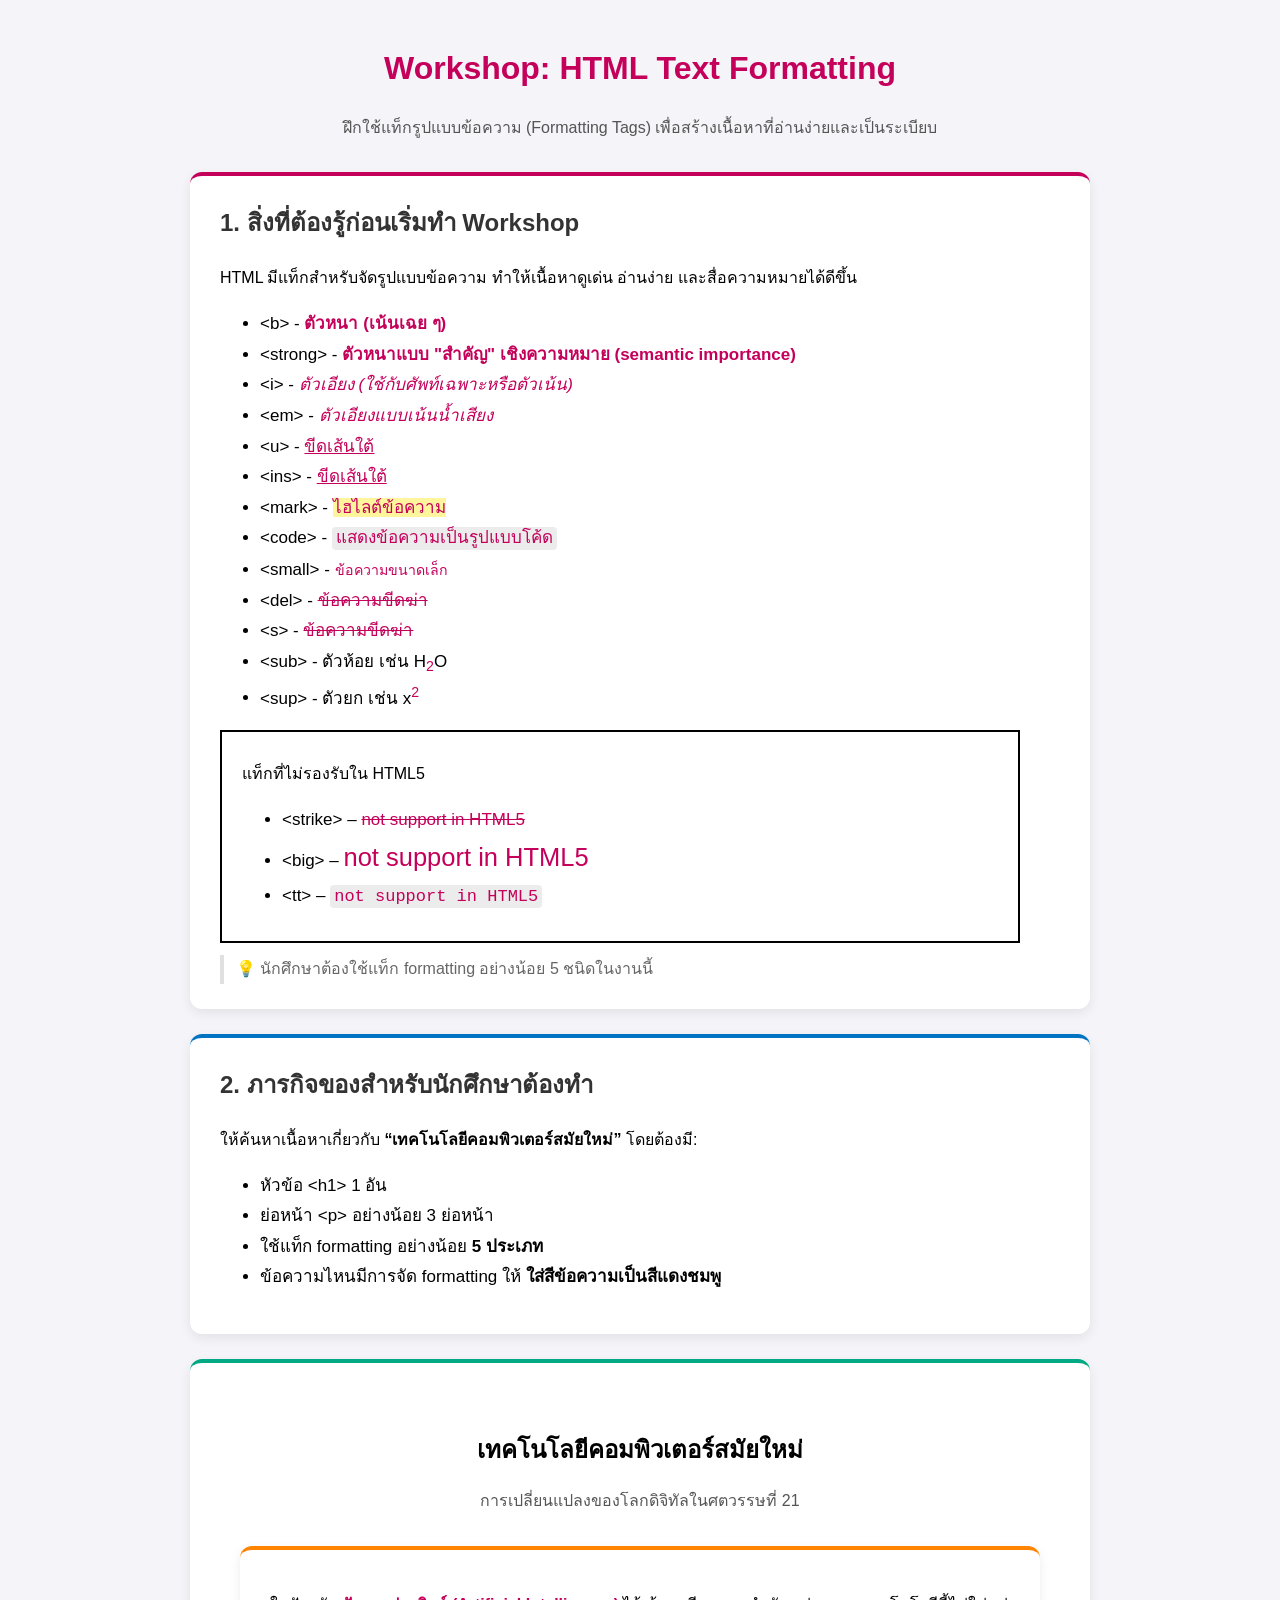
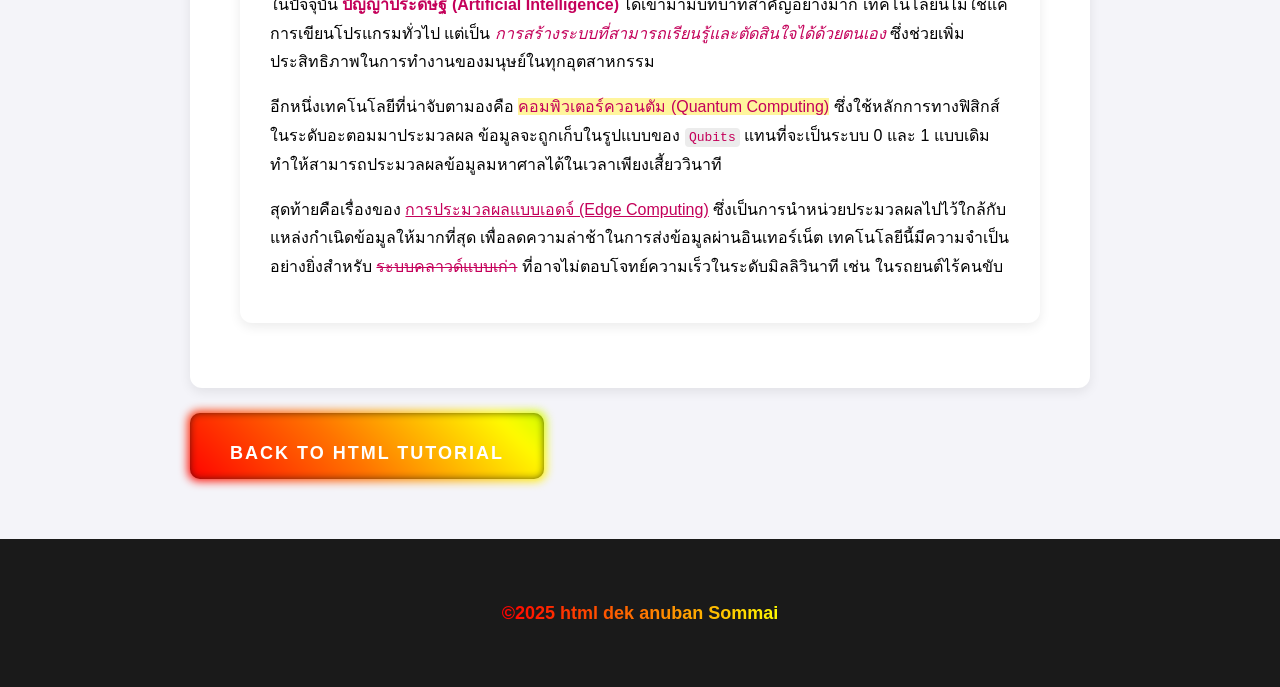
<file: W04_02_formatting.html>
<!DOCTYPE html>
<html lang="en">

<head>
    <meta charset="UTF-8" />
    <meta name="viewport" content="width=device-width, initial-scale=1.0" />
    <title>Formatting</title>
</head>

<body>
    <!DOCTYPE html>
    <html lang="en">

    <head>
        <meta charset="UTF-8" />
        <meta name="viewport" content="width=device-width, initial-scale=1.0" />
        <title>Workshop:HTML Headings</title>
        <style>
            body {
                 font-family: kanit, sans-serif;
                background-color: #f4f4f9;
                margin: 0;
                padding: 0;
                line-height: 1.8;
            }

            .container {
                max-width: 900px;
                margin: 40px auto;
                padding: 0 20px;
            }

            h1 {
                text-align: center;
                color: #c4005a;
                margin-bottom: 10px;
            }

            .subtitle {
                text-align: center;
                color: #555;
                margin-bottom: 30px;
            }

            h2 {
                margin-top: 0;
                color: #333;
            }

            li {
                font-size: 17px;
            }

            ul {
                margin-top: 8px;
            }

            a {
                display: inline-block;
                margin-top: 15px;
                text-decoration: none;
                color: #ffffff;
                font-weight: bold;
            }

            a:hover {
                color: #ffffff;
            }

            mark {
                background-color: #fff59d;
            }

            code {
                background: #ececec;
                padding: 2px 4px;
                border-radius: 4px;
            }

            .note {
                border-left: 4px solid #e0e0e0;
                padding-left: 12px;
                color: #666;
                margin-top: 12px;
            }

            .note::before {
                content: "💡 ";
            }

            .back-link {
                display: inline-block;
                margin-top: 10px;
                color: #0066cc;
                font-weight: bold;
            }

            .back-link:hover {
                text-decoration: underline;
            }

            .text-color {
                color: #c4005a;
            }

            .box {
                border: 2px solid #000;
                padding: 12px 20px;
                width: 90%;
            }

            .card {
                background: #fff;
                padding: 25px 30px;
                margin-bottom: 25px;
                border-radius: 12px;
                border-top: 4px solid #c4005a;
                box-shadow: 0 4px 12px rgba(0, 0, 0, 0.08);
            }

            .card.module-1 {
                border-top-color: #0074c2;
            }

            .card.module-2 {
                border-top-color: #00a884;
            }
            .card.module-3 {
                border-top-color: #ff8400;
            }

               footer {
  background-color: #1a1a1a; 
  padding: 40px 0; 
  margin-top: 60px;
  text-align: center;
  color: #999;
}

.footer-rgb-text {
  font-weight: bold;
  font-size: 18px; 
  text-decoration: none;
  display: inline-block;
  background: linear-gradient(
    to right, 
    #ff0000, #ff7300, #fffb00, #48ff00, #00ffd5, #002bff, #7a00ff, #ff00c8, #ff0000
  );
  background-size: 400% auto;
  -webkit-background-clip: text;
  background-clip: text;
  color: transparent;
  animation: rgb-scroll 5s linear infinite;
}
@keyframes rgb-scroll {
  0% { background-position: 0% center; }
  100% { background-position: 400% center; }
}

            .rgb-button {
                padding: 15px 40px;
                font-size: 18px;
                font-weight: bold;
                color: white;
                border: none;
                border-radius: 10px;
                cursor: pointer;
                outline: none;
                position: relative;
                z-index: 0;
                background: #111;
                text-transform: uppercase;
                letter-spacing: 2px;
            }
            .rgb-button::before {
                content: '';
                background: linear-gradient(45deg, #ff0000, #ff7300, #fffb00, #48ff00, #00ffd5, #002bff, #7a00ff, #ff00c8, #ff0000);
                position: absolute;
                top: -2px;
                left: -2px;
                background-size: 400%;
                z-index: -1;
                filter: blur(5px);
                /* ทำให้แสงดูฟุ้งๆ */
                width: calc(100% + 4px);
                height: calc(100% + 4px);
                animation: glowing 20s linear infinite;
                opacity: 1;
                border-radius: 10px;
            }

            @keyframes glowing {
                0% {
                    background-position: 0 0;
                }

                50% {
                    background-position: 400% 0;
                }

                100% {
                    background-position: 0 0;
                }
            }

            .rgb-button:hover {
                color: #fff;
                text-shadow: 0 0 5px #fff;
            }

            .rgb-button:active {
                transform: scale(0.95);
            }
        </style>
    </head>

    <body>
        <!---------------------------------card 1---------------------------------------->
        <div class="container">

            <h1>Workshop: HTML Text Formatting</h1>
            <p class="subtitle">ฝึกใช้แท็กรูปแบบข้อความ (Formatting Tags) เพื่อสร้างเนื้อหาที่อ่านง่ายและเป็นระเบียบ</p>

            <!-- Card 1: Explanation -->
            <section class="card">
                <h2>1. สิ่งที่ต้องรู้ก่อนเริ่มทำ Workshop</h2>

                <p>HTML มีแท็กสำหรับจัดรูปแบบข้อความ ทำให้เนื้อหาดูเด่น อ่านง่าย และสื่อความหมายได้ดีขึ้น</p>

                <ul>
                    <li>&lt;b&gt; - <b class="text-color">ตัวหนา (เน้นเฉย ๆ)</b></li>
                    <li>&lt;strong&gt; - <strong class="text-color">ตัวหนาแบบ "สำคัญ" เชิงความหมาย (semantic importance)</strong></li>
                    <li>&lt;i&gt; - <i class="text-color">ตัวเอียง (ใช้กับศัพท์เฉพาะหรือตัวเน้น)</i></li>
                    <li>&lt;em&gt; - <em class="text-color">ตัวเอียงแบบเน้นน้ำเสียง</em></li>
                    <li>&lt;u&gt; - <u class="text-color">ขีดเส้นใต้</u></li>
                    <li>&lt;ins&gt; - <ins class="text-color">ขีดเส้นใต้</ins></li>
                    <li>&lt;mark&gt; - <mark class="text-color">ไฮไลต์ข้อความ</mark></li>
                    <li>&lt;code&gt; - <code class="text-color">แสดงข้อความเป็นรูปแบบโค้ด</code></li>
                    <li>&lt;small&gt; - <small class="text-color">ข้อความขนาดเล็ก</small></li>
                    <li>&lt;del&gt; - <del class="text-color">ข้อความขีดฆ่า</del></li>
                    <li>&lt;s&gt; - <s class="text-color">ข้อความขีดฆ่า</s></li>
                    <li>&lt;sub&gt; - ตัวห้อย เช่น H<sub class="text-color">2</sub>O</li>
                    <li>&lt;sup&gt; - ตัวยก เช่น x<sup class="text-color">2</sup></li>
                </ul>
                <div class="box">
                    <p>แท็กที่ไม่รองรับใน HTML5</p>
                    <ul>
                        <li>&lt;strike&gt; – <s class="text-color">not support in HTML5</s></li>
                        <li>&lt;big&gt; – <span class="text-color" style="font-size: 1.5em;">not support in HTML5</span>
                        </li>
                        <li>&lt;tt&gt; – <code class="text-color">not support in HTML5</code></li>
                    </ul>
                </div>

                <div class="note">
                    นักศึกษาต้องใช้แท็ก formatting อย่างน้อย 5 ชนิดในงานนี้
                </div>
            </section>

            <!-- Card 2: Task -->
            <section class="card module-1">
                <h2>2. ภารกิจของสำหรับนักศึกษาต้องทำ</h2>
                <p>ให้ค้นหาเนื้อหาเกี่ยวกับ <b>“เทคโนโลยีคอมพิวเตอร์สมัยใหม่”</b> โดยต้องมี:</p>

                <ul>
                    <li>หัวข้อ &lt;h1&gt; 1 อัน</li>
                    <li>ย่อหน้า &lt;p&gt; อย่างน้อย 3 ย่อหน้า</li>
                    <li>ใช้แท็ก formatting อย่างน้อย <b>5 ประเภท</b></li>
                    <li>ข้อความไหนมีการจัด formatting ให้ <b>ใส่สีข้อความเป็นสีแดงชมพู</b></li>
                </ul>
            </section>

            <!-- Card 3: Example from students -->
            <section class="card module-2">
                <div class="container">
                    <h1 style="color: black;">เทคโนโลยีคอมพิวเตอร์สมัยใหม่</h1>
                    <p class="subtitle">การเปลี่ยนแปลงของโลกดิจิทัลในศตวรรษที่ 21</p>

                    <div class="card module-3">
                        <p>
                            ในปัจจุบัน <strong class="text-color">ปัญญาประดิษฐ์ (Artificial Intelligence)</strong>
                            ได้เข้ามามีบทบาทสำคัญอย่างมาก เทคโนโลยีนี้ไม่ใช่แค่การเขียนโปรแกรมทั่วไป แต่เป็น <em
                                class="text-color">การสร้างระบบที่สามารถเรียนรู้และตัดสินใจได้ด้วยตนเอง</em>
                            ซึ่งช่วยเพิ่มประสิทธิภาพในการทำงานของมนุษย์ในทุกอุตสาหกรรม
                        </p>

                        <p>
                            อีกหนึ่งเทคโนโลยีที่น่าจับตามองคือ <mark class="text-color">คอมพิวเตอร์ควอนตัม (Quantum
                                Computing)</mark> ซึ่งใช้หลักการทางฟิสิกส์ในระดับอะตอมมาประมวลผล
                            ข้อมูลจะถูกเก็บในรูปแบบของ <code class="text-color">Qubits</code> แทนที่จะเป็นระบบ 0 และ 1
                            แบบเดิม ทำให้สามารถประมวลผลข้อมูลมหาศาลได้ในเวลาเพียงเสี้ยววินาที
                        </p>

                        <p>
                            สุดท้ายคือเรื่องของ <u class="text-color">การประมวลผลแบบเอดจ์ (Edge Computing)</u>
                            ซึ่งเป็นการนำหน่วยประมวลผลไปไว้ใกล้กับแหล่งกำเนิดข้อมูลให้มากที่สุด
                            เพื่อลดความล่าช้าในการส่งข้อมูลผ่านอินเทอร์เน็ต เทคโนโลยีนี้มีความจำเป็นอย่างยิ่งสำหรับ
                            <span class="text-color"><s>ระบบคลาวด์แบบเก่า</s></span>
                            ที่อาจไม่ตอบโจทย์ความเร็วในระดับมิลลิวินาที เช่น ในรถยนต์ไร้คนขับ
                        </p>
                    </div>
                </div>

            </section>

            <button class="rgb-button"><a href="index.html">Back to HTML Tutorial</a></button>

        </div>
        <footer>
            <p class="footer-rgb-text">&copy;2025 html dek anuban Sommai</p>
        </footer>
    </body>

    </html>
</body>

</html>
</file>
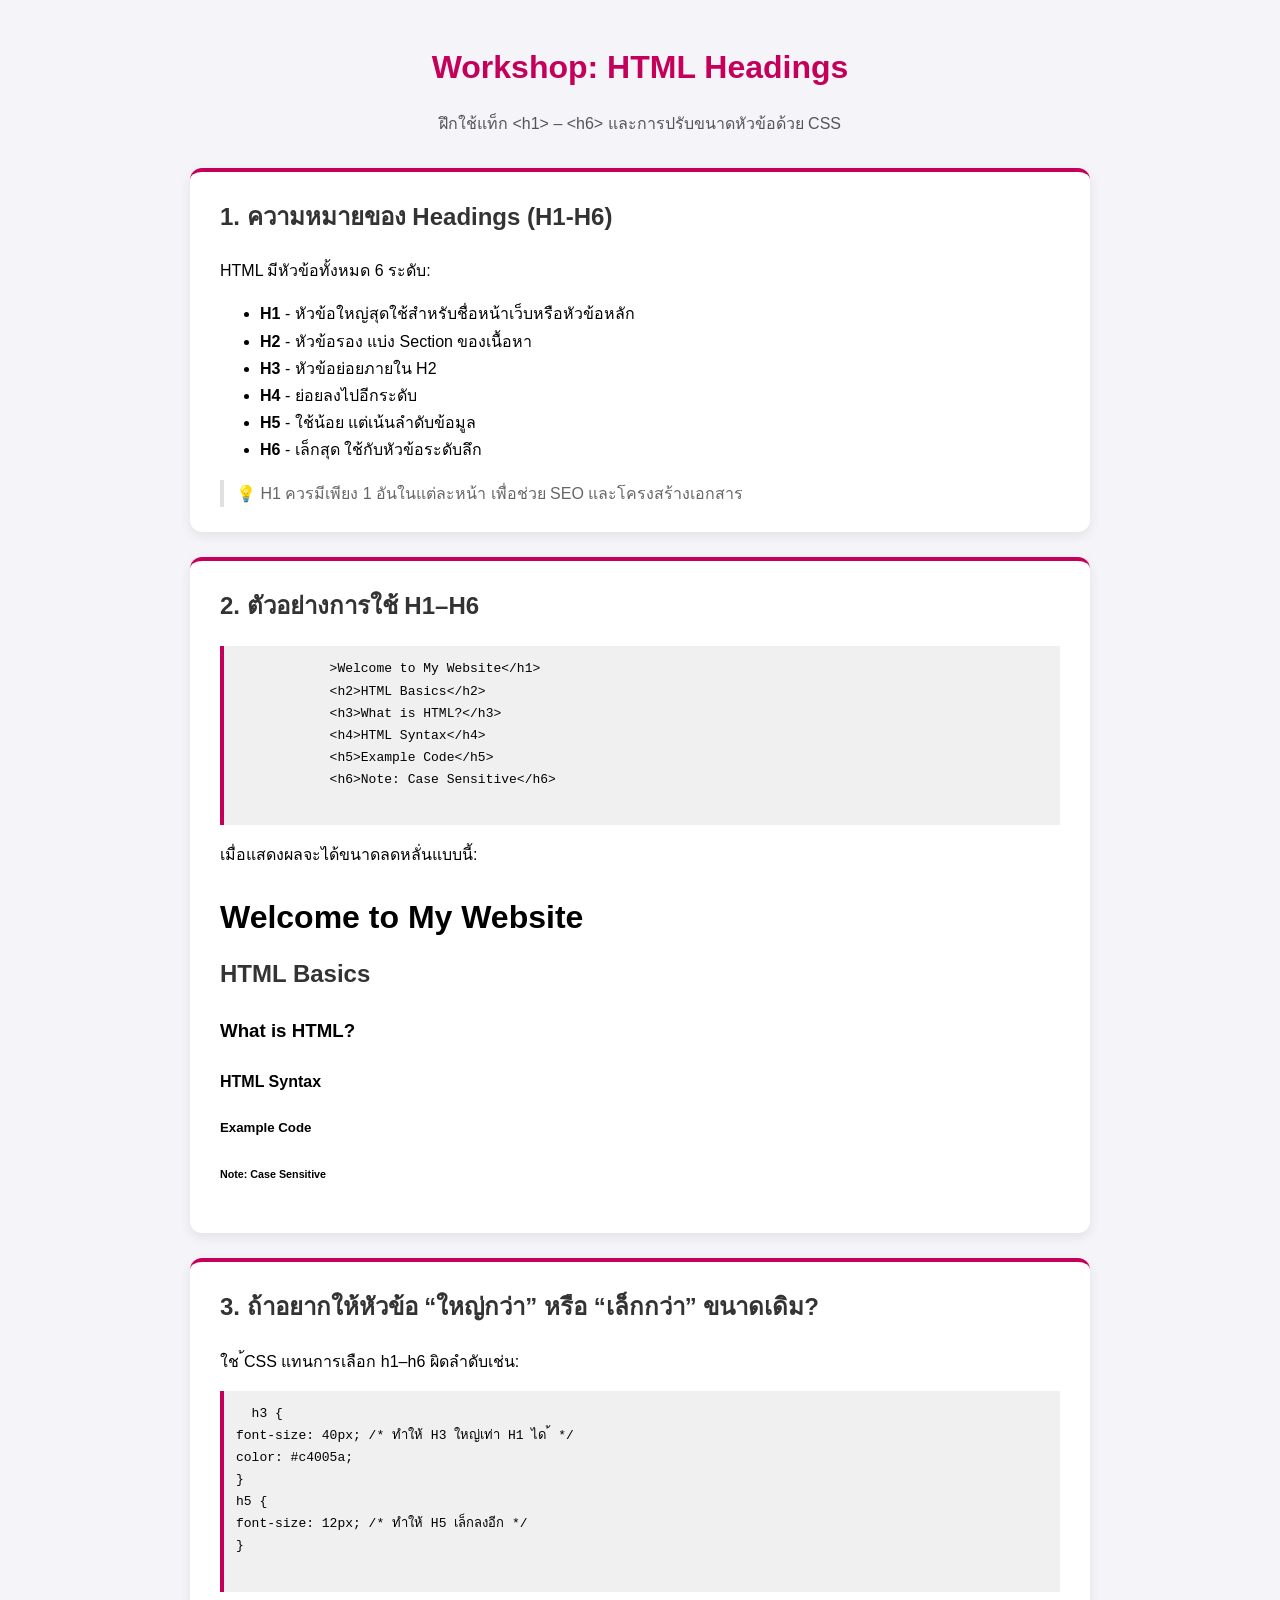
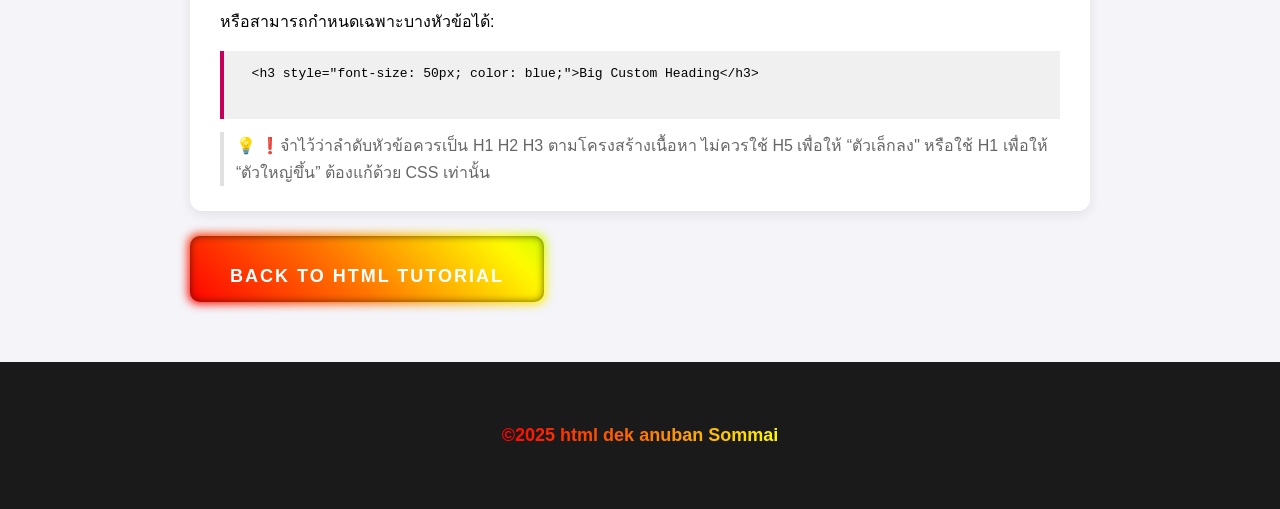
<file: W04_1_Headings.html>
<!DOCTYPE html>
<html lang="en">
  <head>
    <meta charset="UTF-8" />
    <meta name="viewport" content="width=device-width, initial-scale=1.0" />
    <title>Workshop:HTML Headings</title>
    <style>
      body {
         font-family: kanit, sans-serif;
        background-color: #f4f4f9;
        margin: 0;
        padding: 0;
        line-height: 1.7;
      }

      .container {
        max-width: 900px;
        margin: 40px auto;
        padding: 0 20px;
      }

      h1 {
        text-align: center;
        color: #c4005a;
        margin-bottom: 10px;
      }
      .subtitle {
        text-align: center;
        color: #555;
        margin-bottom: 30px;
      }
      .card {
        background: #fff;
        padding: 25px 30px;
        margin-bottom: 25px;
        border-radius: 12px;
        border-top: 4px solid #c4005a;
        box-shadow: 0 4px 12px rgba(0, 0, 0, 0.08);
      }

      h2 {
        margin-top: 0;
        color: #333;
      }

      ul {
        margin-top: 10px;
      }

      pre {
        background: #f0f0f0;
        padding: 12px;
        border-left: 4px solid #c4005a;
        overflow-x: auto;
      }

      .note {
        border-left: 4px solid #e0e0e0;
        padding-left: 12px;
        margin-top: 12px;
        color: #666;
      }

      .note::before {
        content: "💡 ";
      }

     a {
        display: inline-block;
        margin-top: 15px;
        text-decoration: none;
        color: #ffffff;
        font-weight: bold;
      }

      a:hover {
        color: #ffffff;
      }

        footer {
  background-color: #1a1a1a; 
  padding: 40px 0; 
  margin-top: 60px;
  text-align: center;
  color: #999;
}

.footer-rgb-text {
  font-weight: bold;
  font-size: 18px; 
  text-decoration: none;
  display: inline-block;
  background: linear-gradient(
    to right, 
    #ff0000, #ff7300, #fffb00, #48ff00, #00ffd5, #002bff, #7a00ff, #ff00c8, #ff0000
  );
  background-size: 400% auto;
  -webkit-background-clip: text;
  background-clip: text;
  color: transparent;
  animation: rgb-scroll 5s linear infinite;
}
@keyframes rgb-scroll {
  0% { background-position: 0% center; }
  100% { background-position: 400% center; }
}
.rgb-button {
  padding: 15px 40px;
  font-size: 18px;
  font-weight: bold;
  color: white;
  border: none;
  border-radius: 10px;
  cursor: pointer;
  outline: none;
  position: relative;
  z-index: 0;
  background: #111;
  text-transform: uppercase;
  letter-spacing: 2px;
}

.rgb-button::before {
  content: '';
  background: linear-gradient(45deg, #ff0000, #ff7300, #fffb00, #48ff00, #00ffd5, #002bff, #7a00ff, #ff00c8, #ff0000);
  position: absolute;
  top: -2px;
  left: -2px;
  background-size: 400%;
  z-index: -1;
  filter: blur(5px); /* ทำให้แสงดูฟุ้งๆ */
  width: calc(100% + 4px);
  height: calc(100% + 4px);
  animation: glowing 20s linear infinite;
  opacity: 1;
  border-radius: 10px;
}

/* ส่วนที่ทำให้พื้นหลังขยับ */
@keyframes glowing {
  0% { background-position: 0 0; }
  50% { background-position: 400% 0; }
  100% { background-position: 0 0; }
}

/* เอฟเฟกต์เมื่อเอาเมาส์ไปวาง (Hover) */
.rgb-button:hover {
  color: #fff;
  text-shadow: 0 0 5px #fff;
}

.rgb-button:active {
  transform: scale(0.95); /* กดแล้วปุ่มยุบลงเล็กน้อย */
}
    </style>
  </head>

  <body>
    <!---------------------------------card 1---------------------------------------->
    <div class="container">
      <h1 style="text-align: center; color: #c4005a">
        Workshop: HTML Headings
      </h1>
      <p class="subtitle">
        ฝึกใช้แท็ก &lt;h1&gt; – &lt;h6&gt; และการปรับขนาดหัวข้อด้วย CSS
      </p>
      <div class="card">
        <h2>1. ความหมายของ Headings (H1-H6)</h2>
        <p>HTML มีหัวข้อทั้งหมด 6 ระดับ:</p>

        <ul>
          <li><strong>H1</strong> - หัวข้อใหญ่สุดใช้สำหรับชื่อหน้าเว็บหรือหัวข้อหลัก</li>
          <li><strong>H2</strong> - หัวข้อรอง แบ่ง Section ของเนื้อหา</li>
          <li><strong>H3</strong> - หัวข้อย่อยภายใน H2</li>
          <li><strong>H4</strong> - ย่อยลงไปอีกระดับ</li>
          <li><strong>H5</strong> - ใช้น้อย แต่เน้นลำดับข้อมูล</li>
          <li><strong>H6</strong> - เล็กสุด ใช้กับหัวข้อระดับลึก</li>
        </ul>
        <div class="note">
          H1 ควรมีเพียง 1 อันในแต่ละหน้า เพื่อช่วย SEO และโครงสร้างเอกสาร
        </div>
      </div>
      <!---------------------------------Card 2: Examples---------------------------------------->
      <div class="card">
        <h2>2. ตัวอย่างการใช้ H1–H6</h2>
        <pre>
            &gt;Welcome to My Website&lt;/h1&gt;
            &lt;h2&gt;HTML Basics&lt;/h2&gt;
            &lt;h3&gt;What is HTML?&lt;/h3&gt;
            &lt;h4&gt;HTML Syntax&lt;/h4&gt;
            &lt;h5&gt;Example Code&lt;/h5&gt;
            &lt;h6&gt;Note: Case Sensitive&lt;/h6&gt;
        </pre>
        <p>เมื่อแสดงผลจะได้ขนาดลดหลั่นแบบนี้:</p>
        <h1 style="color: black; text-align: left;">Welcome to My Website</h1>
        <h2>HTML Basics</h2>
        <h3>What is HTML?</h3>
        <h4>HTML Syntax</h4>
        <h5>Example Code</h5>
        <h6>Note: Case Sensitive</h6>
      </div>
      <!---------------------------------Card 3: Changing Size---------------------------------------->
      <div class="card">
        <h2>3. ถ้าอยากให้หัวข้อ “ใหญ่กว่า” หรือ “เล็กกว่า” ขนาดเดิม?</h2>
        <p>ใช ้CSS แทนการเลือก h1–h6 ผิดลำดับเช่น:</p>
        <pre>
  h3 {
font-size: 40px; /* ทำให้ H3 ใหญ่เท่า H1 ได ้ */
color: #c4005a;
}
h5 {
font-size: 12px; /* ทำให้ H5 เล็กลงอีก */
}
 </pre
        >
        <p>หรือสามารถกำหนดเฉพาะบางหัวข้อได้:</p>
        <pre>
  &lt;h3 style="font-size: 50px; color: blue;"&gt;Big Custom Heading&lt;/h3&gt;
 </pre
        >
        <div class="note">
          ❗จําไว้ว่าลำดับหัวข้อควรเป็น H1 H2 H3 ตามโครงสร้างเนื้อหา ไม่ควรใช้
          H5 เพื่อให้ “ตัวเล็กลง" หรือใช้ H1 เพื่อให้ “ตัวใหญ่ขึ้น” ต้องแก้ด้วย
          CSS เท่านั้น
        </div>
      </div>
      <button class="rgb-button"><a href="index.html">Back to HTML Tutorial</a></button>
    
    </div>
    <footer><p class="footer-rgb-text">&copy;2025 html dek anuban Sommai</p></footer>
  </body>
</html>
</file>
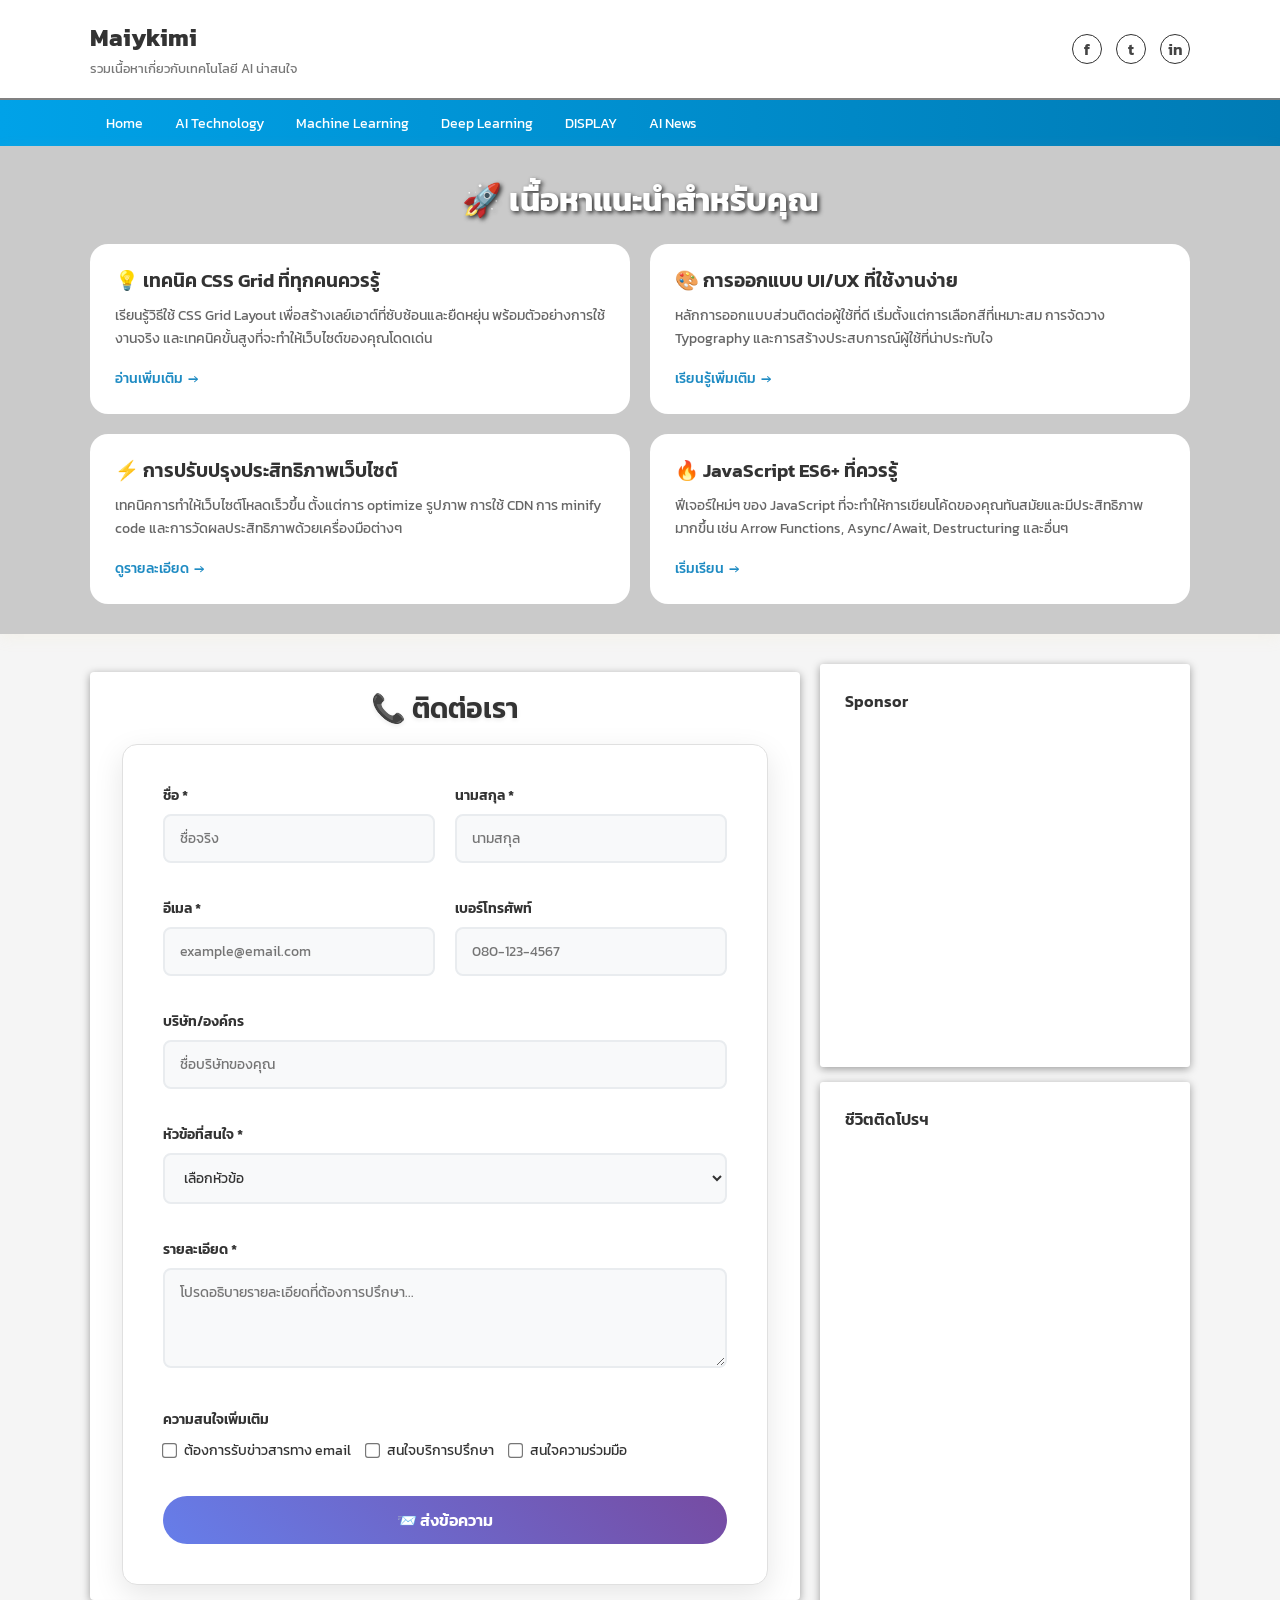
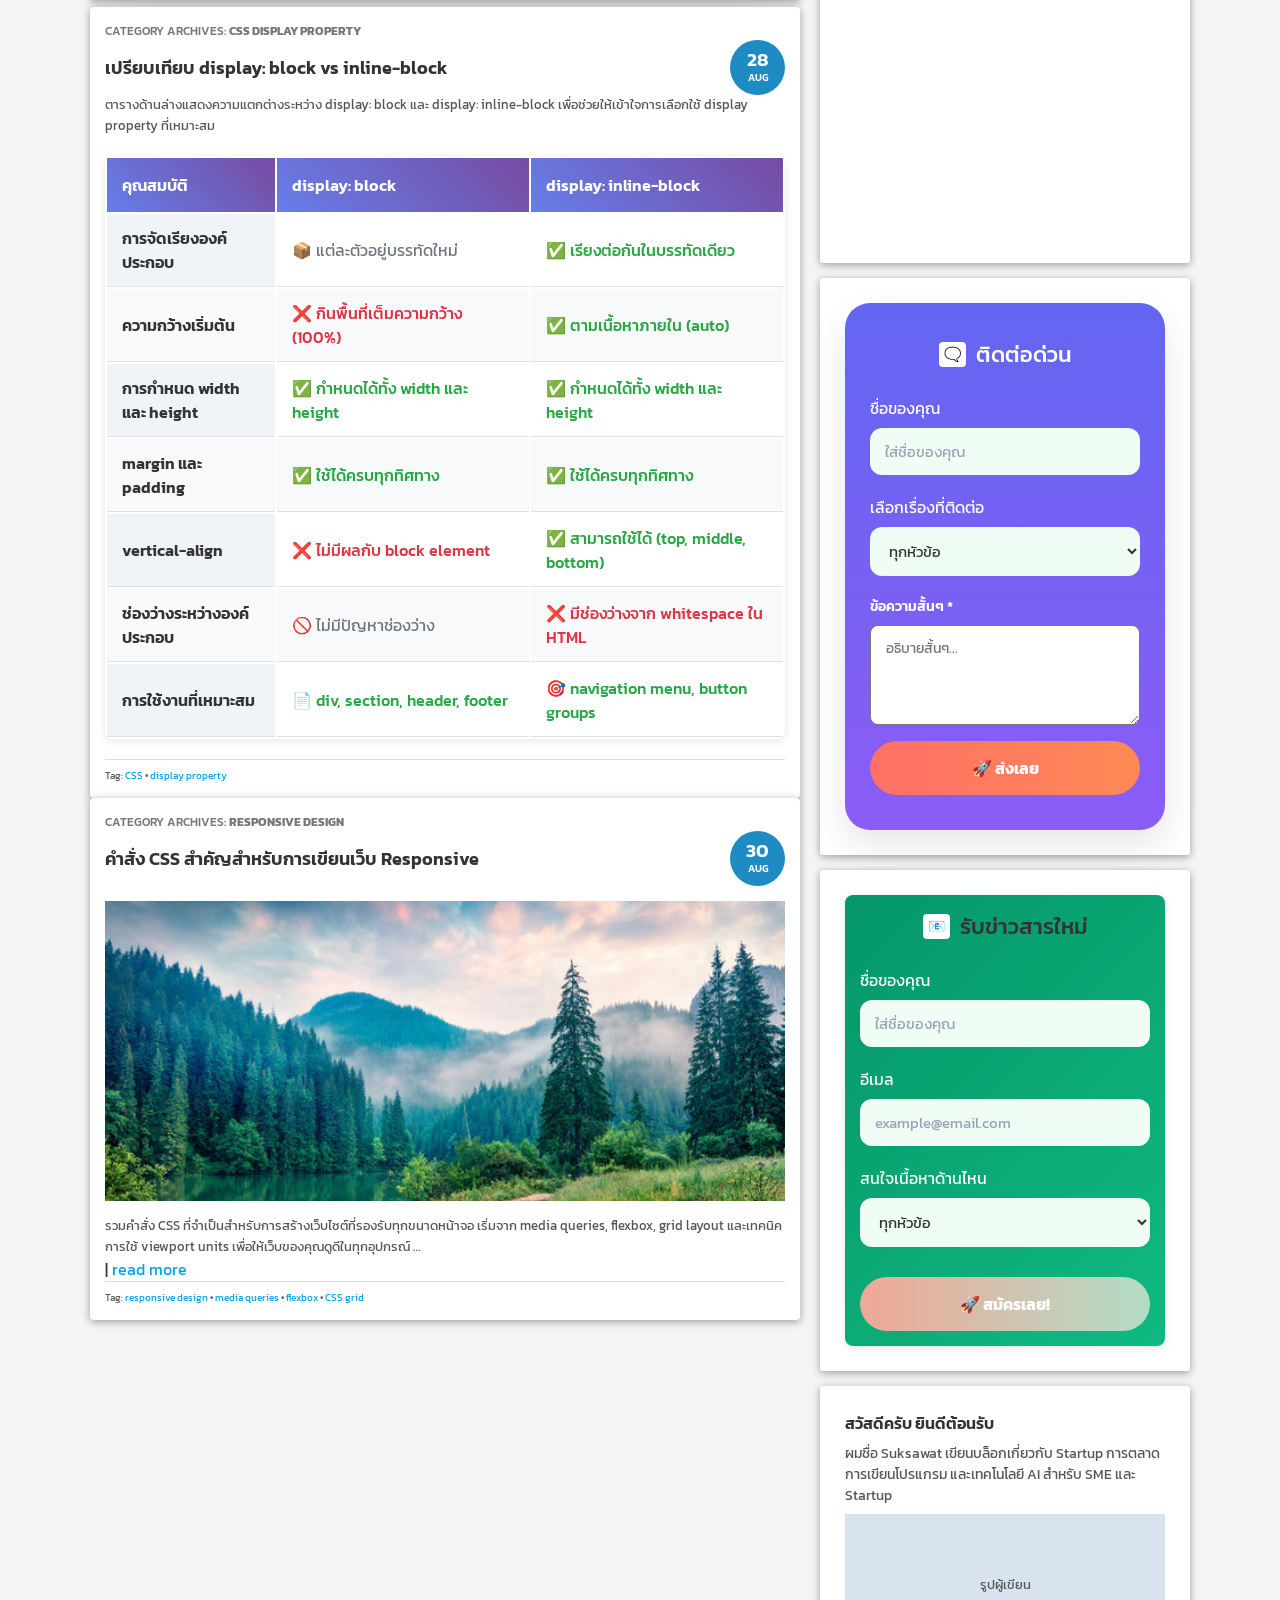
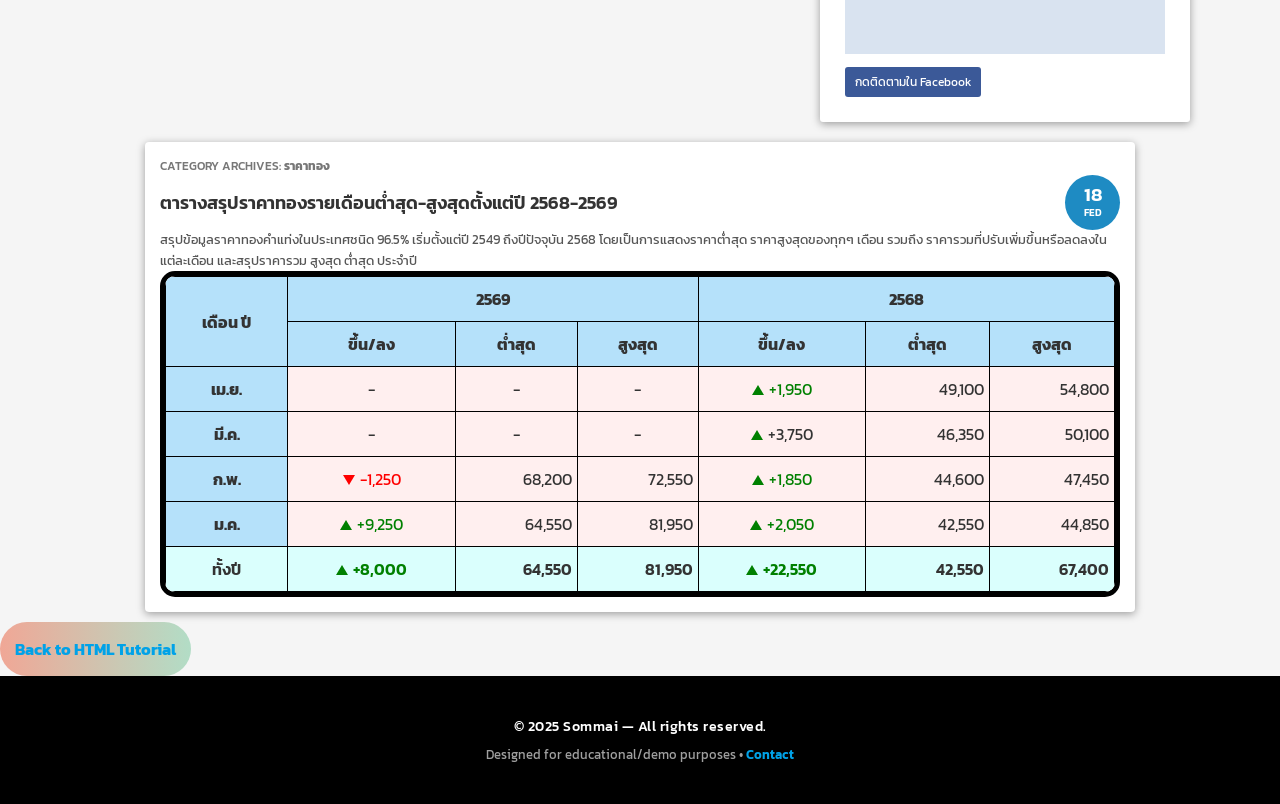
<file: W10_01_blogweb.html>
<!DOCTYPE html>
<html lang="en">

<head>
    <meta charset="UTF-8">
    <meta name="viewport" content="width=device-width, initial-scale=1.0">
    <title>Blog web maiy</title>
    <link rel="stylesheet" href="https://cdnjs.cloudflare.com/ajax/libs/font-awesome/6.5.1/css/all.min.css">
    <link rel="preconnect" href="https://fonts.googleapis.com">
    <link rel="preconnect" href="https://fonts.gstatic.com" crossorigin>
    <link href="https://fonts.googleapis.com/css2?family=Kanit:wght@400;500;600;700&display=swap" rel="stylesheet">
    <link rel="stylesheet" href="css/blogweb.css">
</head>

<body>
    <!----------------- header --------------------->
    <header class="site-header">
        <div class="wrapper">
            <div class="box-header-inner">
                <div class="header-inner">
                    <h2 class="header-title">Maiykimi</h2>
                    <p class="header-subtitle">รวมเนื้อหาเกี่ยวกับเทคโนโลยี AI น่าสนใจ</p>
                </div>
                <div class="social-icon">
                    <a href="">f</a>
                    <a href="">t</a>
                    <a href="">in</a>
                </div>
            </div>
        </div>
    </header>
    <!-- -------------------nav ------------------------>
    <nav class="main-nav">
        <div class="wrapper">

            <div id="burger-menu">
                <span></span>

            </div>
            <div id="menu">
                <ul class="nav-menu">
                    <li><a href="">Home</a></li>
                    <li><a href="">AI Technology</a></li>
                    <li><a href="">Machine Learning</a></li>
                    <li><a href="">Deep Learning</a></li>
                    <li><a href="">DISPLAY</a></li>
                    <li><a href="">AI News</a></li>
                </ul>
            </div>
        </div>
    </nav>
    <!-----------------hero-content ------------------------>
    <section class="hero-content">
        <div class="wrapper">
            <h2 class="hero-title">🚀 เนื้อหาแนะนำสำหรับคุณ</h2>
            <div class="hero-grid">
                <div class="hero-item">
                    <h3>💡 เทคนิค CSS Grid ที่ทุกคนควรรู้</h3>
                    <p>เรียนรู้วิธีใช้ CSS Grid Layout เพื่อสร้างเลย์เอาต์ที่ซับซ้อนและยืดหยุ่น
                        พร้อมตัวอย่างการใช้งานจริง
                        และเทคนิคขั้นสูงที่จะทำให้เว็บไซต์ของคุณโดดเด่น</p>
                    <a href="" class="read-more">อ่านเพิ่มเติม</a>
                </div>
                <div class="hero-item">
                    <h3 class="hero-item-title">🎨 การออกแบบ UI/UX ที่ใช้งานง่าย</h3>
                    <p>หลักการออกแบบส่วนติดต่อผู้ใช้ที่ดี เริ่มตั้งแต่การเลือกสีที่เหมาะสม การจัดวาง Typography
                        และการสร้างประสบการณ์ผู้ใช้ที่น่าประทับใจ</p>
                    <a href="" class="read-more">เรียนรู้เพิ่มเติม</a>
                </div>
                <div class="hero-item">
                    <h3 class="hero-item-title">⚡ การปรับปรุงประสิทธิภาพเว็บไซต์</h3>
                    <p>เทคนิคการทำให้เว็บไซต์โหลดเร็วขึ้น ตั้งแต่การ optimize รูปภาพ การใช้ CDN การ minify code
                        และการวัดผลประสิทธิภาพด้วยเครื่องมือต่างๆ</p>
                    <a href="" class="read-more">ดูรายละเอียด</a>
                </div>
                <div class="hero-item">
                    <h3 class="hero-item-title">🔥 JavaScript ES6+ ที่ควรรู้</h3>
                    <p>ฟีเจอร์ใหม่ๆ ของ JavaScript ที่จะทำให้การเขียนโค้ดของคุณทันสมัยและมีประสิทธิภาพมากขึ้น เช่น Arrow
                        Functions,
                        Async/Await, Destructuring และอื่นๆ</p>
                    <a href="" class="read-more">เริ่มเรียน</a>
                </div>
            </div>
        </div>
    </section>

    <!------------------page-content ------------------------->
    <div class="page-content">
        <div class="wrapper">
            <div class="content-layout">
                <!-- Left sidebar -->
                <main class="post-list">
                    <!-- card01 -->
                    <section class="card order-image01">
                        <p class="card-header-line">CATEGORY ARCHIVES: <strong>RESPONSIVE DESIGN</strong></p>

                        <article>
                            <header class="post-header">
                                <h2 class="post-title">คำสั่ง CSS สำคัญสำหรับการเขียนเว็บ Responsive</h2>
                                <div class="date-circle">
                                    <span class="date-day">30</span>
                                    <span>AUG</span>
                                </div>
                            </header>
                            <div class="post-image">
                                <img src="image/nature.jpg" alt="วิวทิวทัศน์">
                            </div>
                            <p class="post-detail">
                                รวมคำสั่ง CSS ที่จำเป็นสำหรับการสร้างเว็บไซต์ที่รองรับทุกขนาดหน้าจอ เริ่มจาก media
                                queries, flexbox, grid layout
                                และเทคนิคการใช้ viewport units เพื่อให้เว็บของคุณดูดีในทุกอุปกรณ์ …
                            </p>
                            <span>| </span>
                            <a href="">read more</a>
                            <div class="post-footer">
                                <Span>Tag:
                                    <a href="">responsive design</a>
                                    <span>•</span>
                                    <a href="">media queries</a>
                                    <span>•</span>
                                    <a href="">flexbox</a>
                                    <span>•</span>
                                    <a href="">CSS grid</a>
                                </Span>
                            </div>
                        </article>

                    </section>

                    <!-- card02 -->
                    <section class="card order-table02">
                        <p class="card-header-line">CATEGORY ARCHIVES: <strong>CSS DISPLAY PROPERTY</strong></p>

                        <article>
                            <header class="post-header">
                                <h2 class="post-title">เปรียบเทียบ display: block vs inline-block</h2>
                                <div class="date-circle">
                                    <span class="date-day">28</span>
                                    <span>AUG</span>
                                </div>
                            </header>
                            <p class="post-detail">
                                ตารางด้านล่างแสดงความแตกต่างระหว่าง display: block และ display: inline-block
                                เพื่อช่วยให้เข้าใจการเลือกใช้ display
                                property ที่เหมาะสม
                            </p>

                            <table class="comparison-table">
                                <thead>
                                    <tr>
                                        <th style="width: 25%;">คุณสมบัติ</th>
                                        <th style="width: 37.5%;">display: block</th>
                                        <th style="width: 37.5%;">display: inline-block</th>
                                    </tr>
                                </thead>
                                <tbody>
                                    <tr>
                                        <td class="feature">การจัดเรียงองค์ประกอบ</td>
                                        <td class="neutral">📦 แต่ละตัวอยู่บรรทัดใหม่</td>
                                        <td class="pro">✅ เรียงต่อกันในบรรทัดเดียว</td>
                                    </tr>
                                    <tr>
                                        <td class="feature">ความกว้างเริ่มต้น</td>
                                        <td class="con">❌ กินพื้นที่เต็มความกว้าง (100%)</td>
                                        <td class="pro">✅ ตามเนื้อหาภายใน (auto)</td>
                                    </tr>
                                    <tr>
                                        <td class="feature">การกำหนด width และ height</td>
                                        <td class="pro">✅ กำหนดได้ทั้ง width และ height</td>
                                        <td class="pro">✅ กำหนดได้ทั้ง width และ height</td>
                                    </tr>
                                    <tr>
                                        <td class="feature">margin และ padding</td>
                                        <td class="pro">✅ ใช้ได้ครบทุกทิศทาง</td>
                                        <td class="pro">✅ ใช้ได้ครบทุกทิศทาง</td>
                                    </tr>
                                    <tr>
                                        <td class="feature">vertical-align</td>
                                        <td class="con">❌ ไม่มีผลกับ block element</td>
                                        <td class="pro">✅ สามารถใช้ได้ (top, middle, bottom)</td>
                                    </tr>
                                    <tr>
                                        <td class="feature">ช่องว่างระหว่างองค์ประกอบ</td>
                                        <td class="neutral">🚫 ไม่มีปัญหาช่องว่าง</td>
                                        <td class="con">❌ มีช่องว่างจาก whitespace ใน HTML</td>
                                    </tr>
                                    <tr>
                                        <td class="feature">การใช้งานที่เหมาะสม</td>
                                        <td class="pro">📄 div, section, header, footer</td>
                                        <td class="pro">🎯 navigation menu, button groups</td>
                                    </tr>
                                </tbody>
                            </table>


                            <div class="post-footer">
                                <Span>Tag:
                                    <a href="">CSS</a>
                                    <span>•</span>
                                    <a href="">display property</a>
                                </Span>
                            </div>
                        </article>

                    </section>

                    <!-- card03 -->
                    <section class="card order-contact03">
                        <h2 class="contact-title">📞 ติดต่อเรา</h2>

                        <div class="contact-form-main">
                            <form id="contactForm" action="" method="">
                                <div class="form-row">
                                    <div class="form-group">
                                        <label class="form-label">ชื่อ *</label>
                                        <input type="text" name="firstName" class="form-input" placeholder="ชื่อจริง"
                                            required>
                                    </div>
                                    <div class="form-group">
                                        <label class="form-label">นามสกุล *</label>
                                        <input type="text" name="lastName" class="form-input" placeholder="นามสกุล"
                                            required>
                                    </div>
                                </div>

                                <div class="form-row">
                                    <div class="form-group">
                                        <label class="form-label">อีเมล *</label>
                                        <input type="email" name="email" class="form-input"
                                            placeholder="example@email.com" required>
                                    </div>
                                    <div class="form-group">
                                        <label class="form-label">เบอร์โทรศัพท์</label>
                                        <input type="tel" name="phone" class="form-input" placeholder="080-123-4567">
                                    </div>
                                </div>

                                <div class="form-row full-width">
                                    <div class="form-group">
                                        <label class="form-label">บริษัท/องค์กร</label>
                                        <input type="text" name="company" class="form-input"
                                            placeholder="ชื่อบริษัทของคุณ">
                                    </div>
                                </div>

                                <div class="form-row full-width">
                                    <div class="form-group">
                                        <label class="form-label">หัวข้อที่สนใจ *</label>
                                        <select name="subject" class="form-select" required>
                                            <option value="" disabled selected>เลือกหัวข้อ</option>
                                            <option value="web-development">การพัฒนาเว็บไซต์</option>
                                            <option value="ai-consultation">ปรึกษาเรื่อง AI</option>
                                            <option value="startup-advice">คำแนะนำ Startup</option>
                                            <option value="collaboration">ความร่วมมือทางธุรกิจ</option>
                                            <option value="other">อื่นๆ</option>
                                        </select>
                                    </div>
                                </div>

                                <div class="form-row full-width">
                                    <div class="form-group">
                                        <label class="form-label">รายละเอียด *</label>
                                        <textarea name="message" class="form-input form-textarea"
                                            placeholder="โปรดอธิบายรายละเอียดที่ต้องการปรึกษา..." required></textarea>
                                    </div>
                                </div>

                                <div class="form-row full-width">
                                    <div class="form-group">
                                        <label class="form-label">ความสนใจเพิ่มเติม</label>
                                        <div class="form-checkbox-group">
                                            <div class="checkbox-item">
                                                <input type="checkbox" name="interests[]" value="newsletter">
                                                <span>ต้องการรับข่าวสารทาง email</span>
                                            </div>
                                            <div class="checkbox-item">
                                                <input type="checkbox" name="interests[]" value="consultation">
                                                <span>สนใจบริการปรึกษา</span>
                                            </div>
                                            <div class="checkbox-item">
                                                <input type="checkbox" name="interests[]" value="partnership">
                                                <span>สนใจความร่วมมือ</span>
                                            </div>
                                        </div>
                                    </div>
                                </div>

                                <button type="submit" class="form-button">📨 ส่งข้อความ</button>
                            </form>
                        </div>
                    </section>
                </main>

                <!-- Right sidebar -->
                <aside class="sidebar">
                    <!-- sidebar-1 -->
                    <div class="widget order-widget01">
                        <div class="widget-title">สวัสดีครับ ยินดีต้อนรับ</div>
                        <p>
                            ผมชื่อ Suksawat เขียนบล็อกเกี่ยวกับ Startup การตลาด การเขียนโปรแกรม
                            และเทคโนโลยี AI สำหรับ SME และ Startup
                        </p>
                        <div class="author-photo">รูปผู้เขียน</div>
                        <a href="#" class="btn-facebook">กดติดตามใน Facebook</a>
                    </div>
                    <!-- sidebar-2 -->
                    <div class="widget order-widget02">
                        <div class="widget-frame">
                            <div class="widget-title-2">
                                <span class="icon-email">📧</span> รับข่าวสารใหม่
                            </div>
                            <form action="#">
                                <div class="input-group">
                                    <label>ชื่อของคุณ</label>
                                    <input type="text" placeholder="ใส่ชื่อของคุณ">
                                </div>

                                <div class="input-group">
                                    <label>อีเมล</label>
                                    <input type="email" placeholder="example@email.com">
                                </div>

                                <div class="input-group">
                                    <label>สนใจเนื้อหาด้านไหน</label>
                                    <select>
                                        <option>ทุกหัวข้อ</option>
                                        <option>Startup</option>
                                        <option>การตลาด</option>
                                        <option>AI & Technology</option>
                                    </select>
                                </div>

                                <button type="submit" class="apply-btn module-1">
                                    🚀 สมัครเลย!
                                </button>
                            </form>
                        </div>
                    </div>
                    <!-- sidebar-3 -->
                    <div class="widget  order-widget03">
                        <div class="widget-frame-1">
                            <div class="widget-title-2">
                                <span class="icon-email">🗨️</span> ติดต่อด่วน
                            </div>
                            <form action="#">
                                <div class="input-group">
                                    <label>ชื่อของคุณ</label>
                                    <input type="text" placeholder="ใส่ชื่อของคุณ">
                                </div>

                                <div class="input-group">
                                    <label>เลือกเรื่องที่ติดต่อ</label>
                                    <select>
                                        <option>ทุกหัวข้อ</option>
                                        <option>Startup</option>
                                        <option>การตลาด</option>
                                        <option>AI & Technology</option>
                                    </select>
                                </div>

                                <label class="form-label">ข้อความสั้นๆ *</label>
                                <textarea name="message" class="form-input form-textarea" placeholder="อธิบายสั้นๆ..."
                                    required></textarea>

                                <button type="submit" class="apply-btn module-2">
                                    🚀 ส่งเลย
                                </button>
                            </form>
                        </div>
                    </div>
                    <!-- sidebar-4 -->
                    <div class="widget order-widget04">
                        <div class="widget-title">ชีวิตติดโปรฯ</div>
                        <div id="fb-root"></div>
                    <script async defer crossorigin="anonymous"
                        src="https://connect.facebook.net/th_TH/sdk.js#xfbml=1&version=v19.0"></script>
                    <div class="fb-scale-fix">
                        <iframe src="https://www.facebook.com/plugins/post.php?href=https%3A%2F%2Fwww.facebook.com%2FTidPromotion%2Fposts%2Fpfbid08jV68TAqm9bw71Yn85Cr52mQKmq7FR7G2C69BLSJiVeYokhsUBTThGug2Par1HPfl&show_text=true&width=500" width="300" height="693" style="border:none;overflow:hidden" scrolling="no" frameborder="0" allowfullscreen="true" allow="autoplay; clipboard-write; encrypted-media; picture-in-picture; web-share"></iframe>
                    </div>
                    </div>
                    <!-- sidebar-5 -->
                    <div class="widget order-widget05">
                        <div class="widget-title">Sponsor</div>
                        <iframe width="300" height="315" src="https://www.youtube.com/embed/rSHa2EQCOrI?si=W9hVUGE9svDPalKx"
                        title="YouTube video player" frameborder="0"
                        allow="accelerometer; autoplay; clipboard-write; encrypted-media; gyroscope; picture-in-picture; web-share"
                        referrerpolicy="strict-origin-when-cross-origin" allowfullscreen></iframe>
                    </div>

                </aside>

        </div>
        <div class="wrapper" style="margin-top: 20px;">
            <section class="card">
                <p class="card-header-line">CATEGORY ARCHIVES: <strong>ราคาทอง</strong></p>
                <header class="post-header">
                    <h2 class="post-title">ตารางสรุปราคาทองรายเดือนต่ำสุด-สูงสุดตั้งแต่ปี 2568-2569</h2>
                    <div class="date-circle">
                        <span class="date-day">18</span>
                        <span>FED</span>
                    </div>
                </header>
                <p class="post-detail">สรุปข้อมูลราคาทองคําแท่งในประเทศชนิด 96.5% เริ่มตั้งแต่ปี 2549 ถึงปีปัจจุบัน 2568
                    โดยเป็นการแสดงราคาต่ำสุด ราคาสูงสุดของทุกๆ เดือน รวมถึง ราคารวมที่ปรับเพิ่มขึ้นหรือลดลงในแต่ละเดือน
                    และสรุปราคารวม สูงสุด ต่ำสุด ประจำปี</p>
                <div class="wrap-table">
                    <table class="price-table">
                        <thead>
                            <tr>
                                <th rowspan="2">เดือน ปี</th>
                                <th colspan="3">2569</th>
                                <th colspan="3">2568</th>
                            </tr>
                            <tr>
                                <th>ขึ้น/ลง</th>
                                <th>ต่ำสุด</th>
                                <th>สูงสุด</th>
                                <th>ขึ้น/ลง</th>
                                <th>ต่ำสุด</th>
                                <th>สูงสุด</th>
                            </tr>
                        </thead>
                        <tbody>
                            <tr>
                                <th class="month">เม.ย.</th>
                                <td class="delta">-</td>
                                <td class="delta">-</td>
                                <td class="delta">-</td>
                                <td class="delta up"><span class="icon up"></span><span>+1,950</span></td>
                                <td class="num">49,100</td>
                                <td class="num">54,800</td>
                            </tr>
                            <tr>
                                <th class="month">มี.ค.</th>
                                <td class="delta">-</td>
                                <td class="delta">-</td>
                                <td class="delta">-</td>
                                <td class="delta"><span class="icon up"></span><span>+3,750</span></td>
                                <td class="num">46,350</td>
                                <td class="num">50,100</td>
                            </tr>
                            <tr>
                                <th class="month">ก.พ.</th>
                                <td class="delta down"><span class="icon down"></span><span>-1,250</span></td>
                                <td class="num">68,200</td>
                                <td class="num">72,550</td>
                                <td class="delta up"><span class="icon up"></span><span>+1,850</span></td>
                                <td class="num">44,600</td>
                                <td class="num">47,450</td>
                            </tr>
                            <tr>
                                <th class="month">ม.ค.</th>
                                <td class="delta up"><span class="icon up"></span><span>+9,250</span></td>
                                <td class="num">64,550</td>
                                <td class="num">81,950</td>
                                <td class="delta up"><span class="icon up"></span><span>+2,050</span></td>
                                <td class="num">42,550</td>
                                <td class="num">44,850</td>
                            </tr>

                            <tr class="total">
                                <th>ทั้งปี</th>
                                <td class="delta up"><span class="icon up"></span><span>+8,000</span></td>
                                <td class="num">64,550</td>
                                <td class="num">81,950</td>
                                <td class="delta up"><span class="icon up"></span><span>+22,550</span></td>
                                <td class="num">42,550</td>
                                <td class="num">67,400</td>
                            </tr>
                        </tbody>
                    </table>
                </div>



            </section>
        </div>
        </main>
    </div>
    </div>
    <button class="btn-back-to-home"><a href="index.html">Back to HTML Tutorial</a></button>
     <footer class="site-footer">
        <div class="footer-content">
            <p class="copyright">© 2025 Sommai — All rights reserved.</p>
            <p class="attribution">
                Designed for educational/demo purposes • <a href="#" class="contact-link">Contact</a>
            </p>
        </div>
    </footer>


    <script>
        var burgerMenu = document.getElementById('burger-menu');
        var overlay = document.getElementById('menu');

        burgerMenu.addEventListener('click', function () {
            this.classList.toggle("close");
            overlay.classList.toggle("overlay");
        });

        // ปิดเมนูเมื่อกดลิงก์
        var menuLinks = document.querySelectorAll('#menu a');

        menuLinks.forEach(function (link) {
            link.addEventListener('click', function () {
                burgerMenu.classList.remove("close");
                overlay.classList.remove("overlay");
            });
        });


    </script>



</body>

</html>
</file>
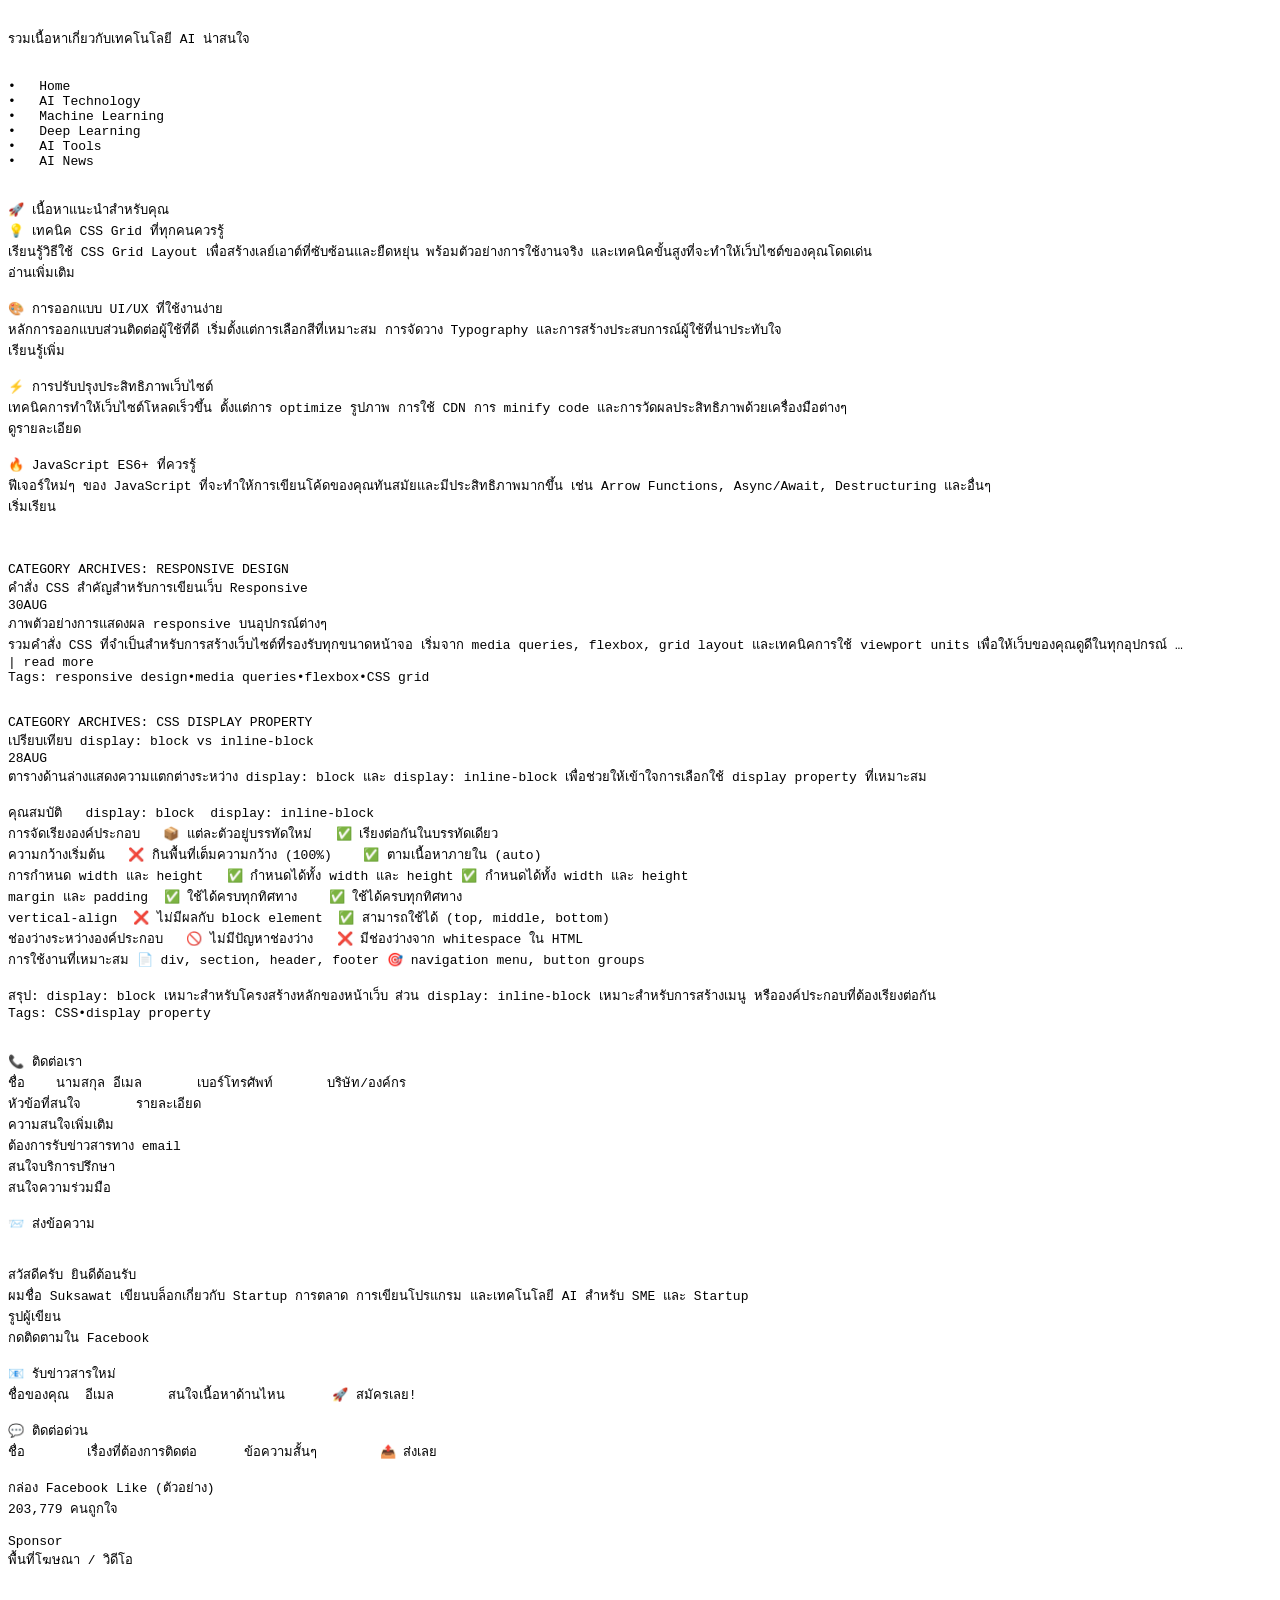
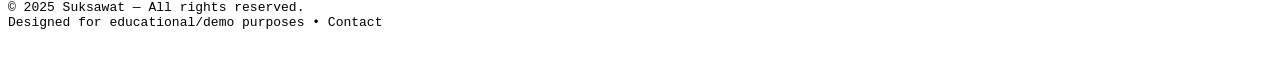
<file: W10_02_textforcopy.html>
<!DOCTYPE html>
<html lang="en">
<head>
    <meta charset="UTF-8">
    <meta name="viewport" content="width=device-width, initial-scale=1.0">
    <title>Document</title>
</head>
<body>
    <pre>
        
รวมเนื้อหาเกี่ยวกับเทคโนโลยี AI น่าสนใจ

 
•   Home
•   AI Technology
•   Machine Learning
•   Deep Learning
•   AI Tools
•   AI News
 

🚀 เนื้อหาแนะนำสำหรับคุณ
💡 เทคนิค CSS Grid ที่ทุกคนควรรู้
เรียนรู้วิธีใช้ CSS Grid Layout เพื่อสร้างเลย์เอาต์ที่ซับซ้อนและยืดหยุ่น พร้อมตัวอย่างการใช้งานจริง และเทคนิคขั้นสูงที่จะทำให้เว็บไซต์ของคุณโดดเด่น
อ่านเพิ่มเติม

🎨 การออกแบบ UI/UX ที่ใช้งานง่าย
หลักการออกแบบส่วนติดต่อผู้ใช้ที่ดี เริ่มตั้งแต่การเลือกสีที่เหมาะสม การจัดวาง Typography และการสร้างประสบการณ์ผู้ใช้ที่น่าประทับใจ
เรียนรู้เพิ่ม

⚡ การปรับปรุงประสิทธิภาพเว็บไซต์
เทคนิคการทำให้เว็บไซต์โหลดเร็วขึ้น ตั้งแต่การ optimize รูปภาพ การใช้ CDN การ minify code และการวัดผลประสิทธิภาพด้วยเครื่องมือต่างๆ
ดูรายละเอียด

🔥 JavaScript ES6+ ที่ควรรู้
ฟีเจอร์ใหม่ๆ ของ JavaScript ที่จะทำให้การเขียนโค้ดของคุณทันสมัยและมีประสิทธิภาพมากขึ้น เช่น Arrow Functions, Async/Await, Destructuring และอื่นๆ
เริ่มเรียน



CATEGORY ARCHIVES: RESPONSIVE DESIGN
คำสั่ง CSS สำคัญสำหรับการเขียนเว็บ Responsive
30AUG
ภาพตัวอย่างการแสดงผล responsive บนอุปกรณ์ต่างๆ
รวมคำสั่ง CSS ที่จำเป็นสำหรับการสร้างเว็บไซต์ที่รองรับทุกขนาดหน้าจอ เริ่มจาก media queries, flexbox, grid layout และเทคนิคการใช้ viewport units เพื่อให้เว็บของคุณดูดีในทุกอุปกรณ์ …
| read more
Tags: responsive design•media queries•flexbox•CSS grid


CATEGORY ARCHIVES: CSS DISPLAY PROPERTY
เปรียบเทียบ display: block vs inline-block
28AUG
ตารางด้านล่างแสดงความแตกต่างระหว่าง display: block และ display: inline-block เพื่อช่วยให้เข้าใจการเลือกใช้ display property ที่เหมาะสม

คุณสมบัติ   display: block  display: inline-block
การจัดเรียงองค์ประกอบ   📦 แต่ละตัวอยู่บรรทัดใหม่   ✅ เรียงต่อกันในบรรทัดเดียว
ความกว้างเริ่มต้น   ❌ กินพื้นที่เต็มความกว้าง (100%)    ✅ ตามเนื้อหาภายใน (auto)
การกำหนด width และ height   ✅ กำหนดได้ทั้ง width และ height ✅ กำหนดได้ทั้ง width และ height
margin และ padding  ✅ ใช้ได้ครบทุกทิศทาง    ✅ ใช้ได้ครบทุกทิศทาง
vertical-align  ❌ ไม่มีผลกับ block element  ✅ สามารถใช้ได้ (top, middle, bottom)
ช่องว่างระหว่างองค์ประกอบ   🚫 ไม่มีปัญหาช่องว่าง   ❌ มีช่องว่างจาก whitespace ใน HTML
การใช้งานที่เหมาะสม 📄 div, section, header, footer 🎯 navigation menu, button groups

สรุป: display: block เหมาะสำหรับโครงสร้างหลักของหน้าเว็บ ส่วน display: inline-block เหมาะสำหรับการสร้างเมนู หรือองค์ประกอบที่ต้องเรียงต่อกัน
Tags: CSS•display property


📞 ติดต่อเรา
ชื่อ    นามสกุล อีเมล       เบอร์โทรศัพท์       บริษัท/องค์กร
หัวข้อที่สนใจ       รายละเอียด      
ความสนใจเพิ่มเติม
ต้องการรับข่าวสารทาง email
สนใจบริการปรึกษา
สนใจความร่วมมือ

📨 ส่งข้อความ


สวัสดีครับ ยินดีต้อนรับ
ผมชื่อ Suksawat เขียนบล็อกเกี่ยวกับ Startup การตลาด การเขียนโปรแกรม และเทคโนโลยี AI สำหรับ SME และ Startup
รูปผู้เขียน
กดติดตามใน Facebook

📧 รับข่าวสารใหม่
ชื่อของคุณ  อีเมล       สนใจเนื้อหาด้านไหน      🚀 สมัครเลย!

💬 ติดต่อด่วน
ชื่อ        เรื่องที่ต้องการติดต่อ      ข้อความสั้นๆ        📤 ส่งเลย

กล่อง Facebook Like (ตัวอย่าง)
203,779 คนถูกใจ

Sponsor
พื้นที่โฆษณา / วิดีโอ


© 2025 Suksawat — All rights reserved.
Designed for educational/demo purposes • Contact

    </pre>
</body>
</html>
</file>
<file: css/blogweb.css>
* {
  box-sizing: border-box;
  margin: 0;
  padding: 0;
}

html {
  font-size: 16px;
}

body {
  font-family: "Kanit", sans-serif;
  background-color: #f5f5f5;
  color: #333333;
}

.wrapper {
  width: 1100px;
  max-width: 90%;
  margin: 0 auto;
  /* background-color: blanchedalmond; */
}

a {
  color: #00a2e8;
  text-decoration: none;
}

a:hover {
  text-decoration: underline;
}

/*===============header===============*/
.site-header {
  background-color: white;
  padding: 20px 0;
  border-bottom: 2px solid gray;
}

.box-header-inner {
  display: flex;
  justify-content: space-between;
  align-items: center;
}

.header-title {
  font-weight: 700;
  font-size: 1.5rem;
  margin-bottom: 4px;
}

.header-subtitle {
  font-weight: 400;
  font-size: 0.8rem;
  color: #777777;
}

.social-icon a {
  font-weight: 600;
  font-size: 1rem;
  color: #444444;
  border: 1px solid #313131;
  border-radius: 50%;
  width: 30px;
  height: 30px;
  display: inline-flex;
  justify-content: center;
  align-items: center;
  margin-left: 10px;
  transition: all 0.3s ease;
}

.social-icon a:hover {
  background-color: #0022ff;
  border-color: #0022ff;
  color: #ffffff;
  transform: translateY(-10px);
}

/*===============navbar===============*/

.main-nav {
  background: linear-gradient(to right, #00a2e8, #007bb5);
}

.nav-menu {
  list-style: none;
  display: flex;

  flex-wrap: wrap;
}

.nav-menu li a {
  color: #ffffff;
  font-size: 0.9rem;
  font-weight: 400;
  display: block;
  padding: 12px 16px;
}

.nav-menu li a:hover,
.nav-menu li a.active {
  background-color: #2781f0;
}

/*===============hero-section===============*/

.hero-content {
  background-color: #cacaca;
  padding: 30px 0;
  box-shadow: 0 4px 15px rgba(237, 213, 143, 0.1);
  margin-bottom: 30px;
}

.hero-title {
  font-size: 2rem;
  font-weight: 700;
  color: #ffffff;
  text-shadow: 2px 2px 4px #313131;

  text-align: center;
  margin-bottom: 20px;
}

/* grid-template-columns: 1fr 1fr;
  grid-template-columns: repeat(2, 1fr);
  grid-template-columns: repeat(2, minmax(250px, 1fr));
  grid-template-columns: repeat(auto-fit, minmax(350px, 1fr)); */
.hero-grid {
  display: grid;
  grid-template-columns: repeat(2, minmax(250px, 1fr));
  gap: 20px;
}

.hero-item {
  background-color: #ffffff;
  padding: 25px;
  border-radius: 18px;

  transition: all 0.3s ease;
}

.hero-item:hover {
  transform: translateY(-5px);
  box-shadow: 0 8px 25px rgba(0, 0, 0, 0.15);
  background: white;
}

.hero-item h3 {
  font-size: 1.2rem;
  font-weight: 600;
  color: #333;
  line-height: 1.3;
  margin-bottom: 10px;
}

.hero-item p {
  font-size: 0.9rem;
  color: #666;
  line-height: 1.6;
  margin-bottom: 15px;
}

.hero-item .read-more {
  font-size: 0.9rem;
  font-weight: 500;
  color: #1e8bc3;

  display: inline-block;
}

.hero-item .read-more:hover {
  color: #764ba2;
  text-decoration: none;
}

.hero-item .read-more::after {
  content: "→";
  margin-left: 5px;

  transition: margin-left 0.3s ease;
}

.hero-item .read-more:hover::after {
  margin-left: 10px;
}

/* ---------- Page Section---------- */
.content-layout {
  display: grid;
  grid-template-columns: 2fr 0.8fr;
  gap: 20px;
  /* background-color: yellowgreen; */
}

/* post----------Main-Left----------- */
.post-list{
display: flex;
flex-direction: column;
}
.card {
  background-color: white;
  border-radius: 4px;
  padding: 15px;
  box-shadow: 0 2px 8px rgba(0, 0, 0, 0.367);
}

.card + .card {
  margin-top: 7.5px;
}

.post-header {
  display: flex;
  justify-content: space-between;
  align-items: center;
}

.date-circle {
  width: 55px;
  height: 55px;
  background-color: #1e8bc3;
  border-radius: 50%;

  font-size: 0.65rem;
  color: white;
  font-weight: 600;

  display: flex;
  justify-content: center;
  align-items: center;
  flex-direction: column;
}

.date-day {
  font-size: 1.2rem;
  font-weight: 600;
  line-height: 1;
}

.post-title {
  font-size: 1.1rem;
  font-weight: 600;
}

.card-header-line {
  font-size: 0.75rem;
  font-weight: 500;
  text-transform: uppercase;
  color: #777;
}

.post-footer {
  font-size: 0.65rem;
  color: #555;

  border-top: 1px solid #ddd;
  padding-top: 8px;
}

.post-image {
  height: 300px;
  overflow: hidden;

  margin: 15px 0;
}

.post-image img {
  width: 100%;
  height: auto;
  object-fit: cover;
}

.post-detail {
  font-size: 0.8rem;
  line-height: 1.6;
  color: #555;
}

/* ------ for section 2 ------ */
/* =========================================================Table Styles========================================================= */

.table-description {
  font-size: 0.84rem;
  color: #666;
  line-height: 1.5;
  margin-bottom: 15px;
}

.comparison-table {
  width: 100%;
  border-radius: 8px;
  box-shadow: 0 2px 8px rgba(0, 0, 0, 0.1);
  margin: 20px 0;

  /* border: 2px solid #fc2525; */
  /* border-collapse: collapse; */
  overflow: hidden;
}

.comparison-table th {
  background: linear-gradient(45deg, #667eea 0%, #764ba2 100%);
  color: white;
  font-size: 1rem;
  font-weight: 600;

  text-align: left;
  padding: 15px;
}

.comparison-table td {
  border-bottom: 1px solid #e0e0e0;
  background-color: #ffffff;
  padding: 12px 15px;
}

.comparison-table tr:nth-child(even) td {
  background-color: #f8f9fa;
}

.comparison-table tr:hover td {
  background-color: #e3f2fd;
  transition: background-color 0.3s ease;
}

.comparison-table .feature {
  font-weight: 600;
  color: #333;
  background-color: #f0f4f8;
}

.comparison-table .pro {
  color: #28a745;
  font-weight: 500;
}

.comparison-table .con {
  color: #dc3545;
  font-weight: 500;
}

.comparison-table .neutral {
  color: #6c757d;
}

/* ========================================================= */
/* SIDEBAR -----Right------------------------------------------ */
/* ========================================================= */
.sidebar {
  display: flex;
  flex-direction: column;
  gap: 15px;
}

.sidebar .widget {
  background: #fff;
  border-radius: 3px;
  box-shadow: 0 2px 8px rgba(0, 0, 0, 0.367);
  padding: 25px;
}

.widget-title {
  font-size: 1rem;
  font-weight: 600;
  margin-bottom: 8px;
}

.widget p {
  font-size: 0.875rem;
  color: #555;
  line-height: 1.5;
  margin-bottom: 8px;
}

.author-photo {
  width: 100%;
  height: 140px;
  background: #d9e3f0;
  margin: 8px 0;

  display: flex;
  align-items: center;
  justify-content: center;

  font-size: 13px;
  color: #555;
}

.btn-facebook {
  background: #3b5998;
  color: #fff;
  font-size: 12px;
  border-radius: 3px;
  margin-top: 5px;

  display: inline-block;
  padding: 6px 10px;
}

/* ========================================================= */
/* --- Form for Left side --- */
/* ========================================================= */

/* ---------- Title ---------- */
.contact-title {
  font-size: 28px;
  font-weight: 600;
  text-align: center;
  color: #333;
  margin-bottom: 15px;
  text-shadow: 0 2px 4px rgba(0, 0, 0, 0.08);
}

/* ---------- Container ของฟอร์ม ---------- */
.contact-form-main {
  /* max-width: 600px; */
  font-family: "Kanit", sans-serif;
  width: 95%;
  border: 1px solid #e0e0e0;
  border-radius: 15px;
  background: #fff;
  padding: 40px;
  margin: 0 auto;
  box-shadow: 0 10px 30px rgba(0, 0, 0, 0.1);
}

/* ---------- Layout ของแถว/กลุ่ม ---------- */
.form-row {
  display: grid;
  grid-template-columns: 1fr 1fr;
  gap: 20px;
  margin-bottom: 20px;
}

.form-row.full-width {
  grid-template-columns: 1fr;
}

.form-group {
  margin-bottom: 15px;
}

/* ---------- Label ---------- */
.form-label {
  display: block;
  font-size: 14px;
  font-weight: 600;
  margin-bottom: 8px;
}

/* ---------- Controls (input/select/textarea) ---------- */
.form-input,
.form-select,
.form-textarea {
  font-family: "Kanit", sans-serif;

  width: 100%;
  padding: 12px 15px;
  border-radius: 8px;
  font-size: 14px;
  transition: all 0.2s ease;
}

.form-textarea {
  min-height: 100px;
  resize: vertical;
}

.form-select {
  cursor: pointer;
}

.contact-form-main .form-input,
.contact-form-main .form-select,
.contact-form-main .form-textarea {
  background: #f8f9fa;
  border: 2px solid #e9ecef;
  color: #333;
}

.contact-form-main .form-input:focus,
.contact-form-main .form-select:focus,
.contact-form-main .form-textarea:focus {
  outline: none;
  background: #fff;
  border-color: #667eea;
  box-shadow: 0 0 0 3px rgba(102, 126, 234, 0.18);
  transform: translateY(-1px);
}

/* ---------- Checkbox group ---------- */
.form-checkbox-group {
  display: flex;
  flex-wrap: wrap;
  gap: 15px;
  margin-top: 10px;
}

.checkbox-item {
  display: flex;
  align-items: center;
  font-size: 14px;
}

/* สีข้อความ checkbox แยกตามฟอร์ม */
.contact-form-main .checkbox-item {
  color: #333;
}

.checkbox-item input[type="checkbox"] {
  margin-right: 8px;
  transform: scale(1.15);
  accent-color: #ff6b6b;
}

/* ---------- Button (ใช้ class เดียว) ---------- */
.form-button {
  width: 100%;
  border: none;
  padding: 12px 30px;
  border-radius: 25px;
  font-size: 16px;
  font-weight: 600;
  cursor: pointer;
  color: #fff;
  transition: all 0.5s ease;
}

/* ปุ่มของฟอร์มหลัก */
.contact-form-main .form-button {
  font-family: "Kanit", sans-serif;
  background: linear-gradient(45deg, #667eea, #764ba2);
}

.contact-form-main .form-button:hover {
  background: linear-gradient(45deg, #5a67d8, #6b46c1);
  transform: translateY(-2px);
  box-shadow: 0 8px 20px rgba(102, 126, 234, 0.35);
}

.widget-frame {
  padding: 15px;
  background: linear-gradient(135deg, #059669 0%, #10b981 100%);
  border-radius: 8px;
  box-shadow: 0 2px 8px rgba(0, 0, 0, 0.1);
}

.widget-title-2 {
  text-align: center;
  font-size: 22px;
  font-weight: 500;
  margin-bottom: 25px;
  display: flex;
  align-items: center;
  justify-content: center;
  gap: 10px;
}

.input-group {
  margin-bottom: 20px;
  color: white;
}

.input-group label {
  display: block;
  margin-bottom: 8px;
  font-size: 16px;
}

.input-group input,
.input-group select {
  width: 100%;
  padding: 12px 15px;
  border-radius: 12px;
  border: none;
  background-color: #f0fdf4;
  font-family: "Kanit", sans-serif;
  box-sizing: border-box;
  font-size: 15px;
  color: #333;
}

.input-group input::placeholder {
  color: #94a3b8;
}

.apply-btn {
  font-family: "Kanit", sans-serif;
  width: 100%;
  padding: 15px;
  color: white;
  border: none;
  border-radius: 30px;
  font-size: 16px;
  font-weight: bold;
  cursor: pointer;
  margin-top: 10px;

  background-size: 200% auto;
  transition:
    background-position 0.5s ease,
    transform 0.2s ease;
}

.apply-btn:active {
  transform: scale(0.98);
}

.apply-btn.module-1 {
  background-image: linear-gradient(
    to right,
    #f0a796 0%,
    #b1dec7 51%,
    #f0a796 100%
  );
}

.apply-btn.module-1:hover {
  background-position: right center;
  color: #fff;
  text-decoration: none;
}

.apply-btn.module-2 {
  background-image: linear-gradient(
    to right,
    #ff7067 0%,
    #ff8a55 51%,
    #ff7067 100%
  );
}

.apply-btn.module-2:hover {
  background-position: right center;
  color: #fff;
  text-decoration: none;
}

.icon-email {
  background: white;
  color: #10b981;
  padding: 2px 5px;
  border-radius: 4px;
  font-size: 14px;
}

.widget-frame-1 {
  background: linear-gradient(180deg, #6366f1 0%, #8b5cf6 100%);
  width: 320px;
  padding: 35px 25px;
  border-radius: 25px;
  box-shadow: 0 15px 35px rgba(0, 0, 0, 0.1);
  color: white;
}

.author-photo-tab {
  width: 100%;
  height: 80px;
  background: #ececef;
  margin: 15px 0;

  display: flex;
  align-items: center;
  justify-content: center;

  font-size: 13px;
  color: #555;
}

.author-photo-tabbar {
  width: 100%;
  height: 300px;
  background: #ececef;
  margin: 15px 0;

  display: flex;
  align-items: center;
  justify-content: center;

  font-size: 13px;
  color: #726a6a;
}

.author-photo-tab-bar {
  width: 100%;
  height: 300px;
  background: #a8a8b0;
  margin: 15px 0;

  display: flex;
  align-items: center;
  justify-content: center;

  font-size: 13px;
  color: #726a6a;
}

:root {
  --line: #000000;
  --bg01: #b5e1fa;
  --bg02: #dafffd;
  --bg03: #ffefef;
  --up: green;
  --down: red;
}

.wrap-table {
  border: 5px solid var(--line);

  border-radius: 15px;
  overflow: hidden;
}

.price-table {
  width: 100%;
  color: #333;
  background-color: var(--bg03);

  border-collapse: collapse;
}

.price-table th,
.price-table td {
  border: 1px solid var(--line);
  padding: 10px 5px;
}

.price-table thead th {
  background-color: var(--bg01);
}

.month {
  background-color: var(--bg01);
}

.num {
  text-align: right;
}

.delta {
  text-align: center;
}

.delta.up {
  color: var(--up);
}

.delta.down {
  color: var(--down);
}

.price-table tr.total th,
.price-table tr.total td {
  background-color: var(--bg02);
  font-weight: 600;
}

.icon {
  display: inline-block;
  width: 0px;
  height: 0px;
  border-left: 6px solid transparent;
  border-right: 6px solid transparent;
}

.icon.up {
  border-bottom: 10px solid var(--up);
  margin-right: 5px;
}

.icon.down {
  border-top: 10px solid var(--down);
  margin-right: 5px;
}
/* --------------------back to home -------------------*/

.btn-back-to-home {
  font-family: "Kanit", sans-serif;
  align-items: center;
  display: inline-flex;
  justify-content: center;
  padding: 15px;
  color: rgb(255, 255, 255);
  border: none;
  border-radius: 30px;
  font-size: 16px;
  font-weight: bold;
  cursor: pointer;
  margin-top: 10px;

  background-size: 200% auto;
  transition:
    background-position 0.5s ease,
    transform 0.2s ease;
  background-image: linear-gradient(
    to right,
    #f0a796 0%,
    #b1dec7 51%,
    #f0a796 100%
  );
}

.btn-back-to-home:hover {
  background-position: right center;
  color: #fff;
  text-decoration: none;
}

/* -----------------------footer----------------------------- */

.site-footer {
  background-color: #000000;
  color: #ffffff;
  padding: 40px 20px;
  text-align: center;
}

.footer-content {
  max-width: 1200px;
  margin: 0 auto;
}

.copyright {
  font-size: 14px;
  font-weight: 500;
  margin: 0 0 8px 0;
  letter-spacing: 0.5px;
}

.attribution {
  font-size: 13px;
  color: #a0a0a0;
}

.contact-link {
  color: #00a2e8;
  text-decoration: none;
  font-weight: 600;
  transition: opacity 0.3s ease;
  direction: none;
}

.contact-link:hover {
  opacity: 0.7;
}


/* =====================responsive design================= */
@media (max-width: 922px) {
  .site-header {
    background-color: #98d0f5;
  }
}

@media (max-width: 768px) {
  .site-header {
    background-color: #607fe6;
  }

  .hero-grid,
  .content-layout,
  .form-row {
    grid-template-columns: 1fr;
  }

  .form-checkbox-group {
    flex-direction: column;
    gap: 10px;
  }

  .nav-menu {
    flex-direction: column;
    padding-top: 10px;
  }

  .nav-menu li a {
    border-top: 1px solid rgba(255, 255, 255, 0.2);
  }
}

/* ซ่อน */
#burger-menu {
  display: none;
}

@media (max-width: 576px) {
  .site-header {
    background-color: #2d72f1;
  }
  /* กำหนดขนาด/พื่นที่ */

  /* กำหนดขนาด/พื้นที่ของปุ่ม */
  #burger-menu {
    display: block;
    height: 25px;
    width: 30px;
    position: relative;
    z-index: 1000;
    cursor: pointer;
  }

  /* วาด “เส้น 3 ขีด” ด้วย span + pseudo elements */
  #burger-menu span,
  #burger-menu span::before,
  #burger-menu span::after {
    background-color: #fff;
    height: 3px;
    width: 100%;
    position: absolute;
    display: block;
    transition: all 0.3s ease;
    content: "";
  }

  /* จัดตำแหน่ง 3 เส้น (บน/กลาง/ล่าง) */

  #burger-menu span {
    top: 11px;
  }
  #burger-menu span::before {
    top: -8px;
  }
  #burger-menu span::after {
    top: 8px;
  }

  /* Animation เมื่อกด */

  /* ทำให้เส้น “กลาง” หายไป (โปร่งใส) */
  #burger-menu.close span {
    background: transparent;
  }

  /* เส้นบน rotate(45deg) หมุนเฉียงไปทางขวา */
  /* top: 0; ทำให้ทั้งสองเส้น “มาซ้อนกันตรงกลาง” ก่อนหมุน */
  #burger-menu.close span:before {
    transform: rotate(45deg);
    top: 0;
  }

  /* เส้นล่าง rotate(-45deg) หมุนเฉียงไปทางซ้าย */
  #burger-menu.close span:after {
    transform: rotate(-45deg);
    top: 0;
  }

  #menu {
    display: none;
    flex-direction: column; 
    background-color: #00a1e7;
  }

  #menu.overlay {
    display: flex;
  }
}

/* =============== order card ==================== */
/* ค่าลบ ตัวที่ติดลบมากสุด จะอยู่บน */
.order-image01 { order:-1}
.order-table02 { order:-2}
.order-contact03 { order:-3}

/* ค่าบวกเรียงลำดับปกติ  1 2 3 ค่าน้อยอยู่บนสุด */
.order-widget01 { order:5}
.order-widget02 { order:4}
.order-widget03 { order:3}
.order-widget04 { order:2}
.order-widget05 { order:1}
</file>
